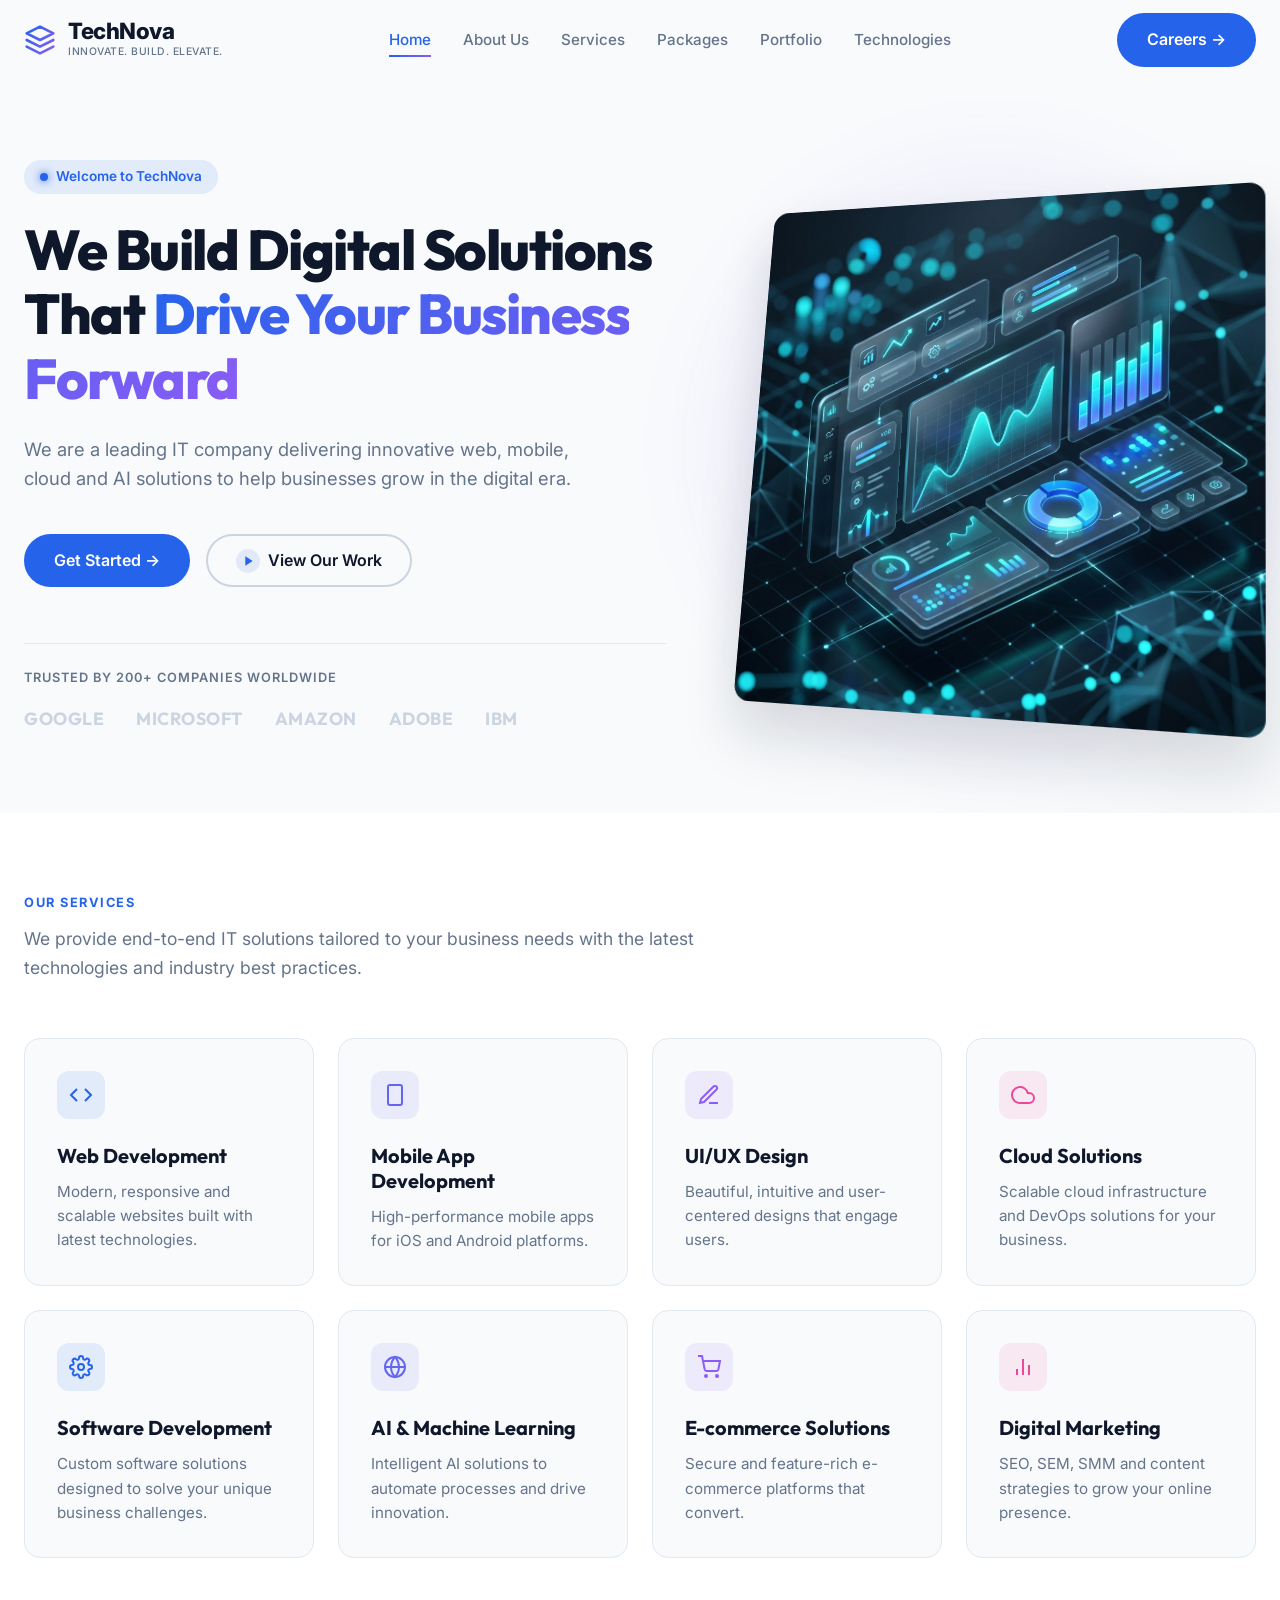
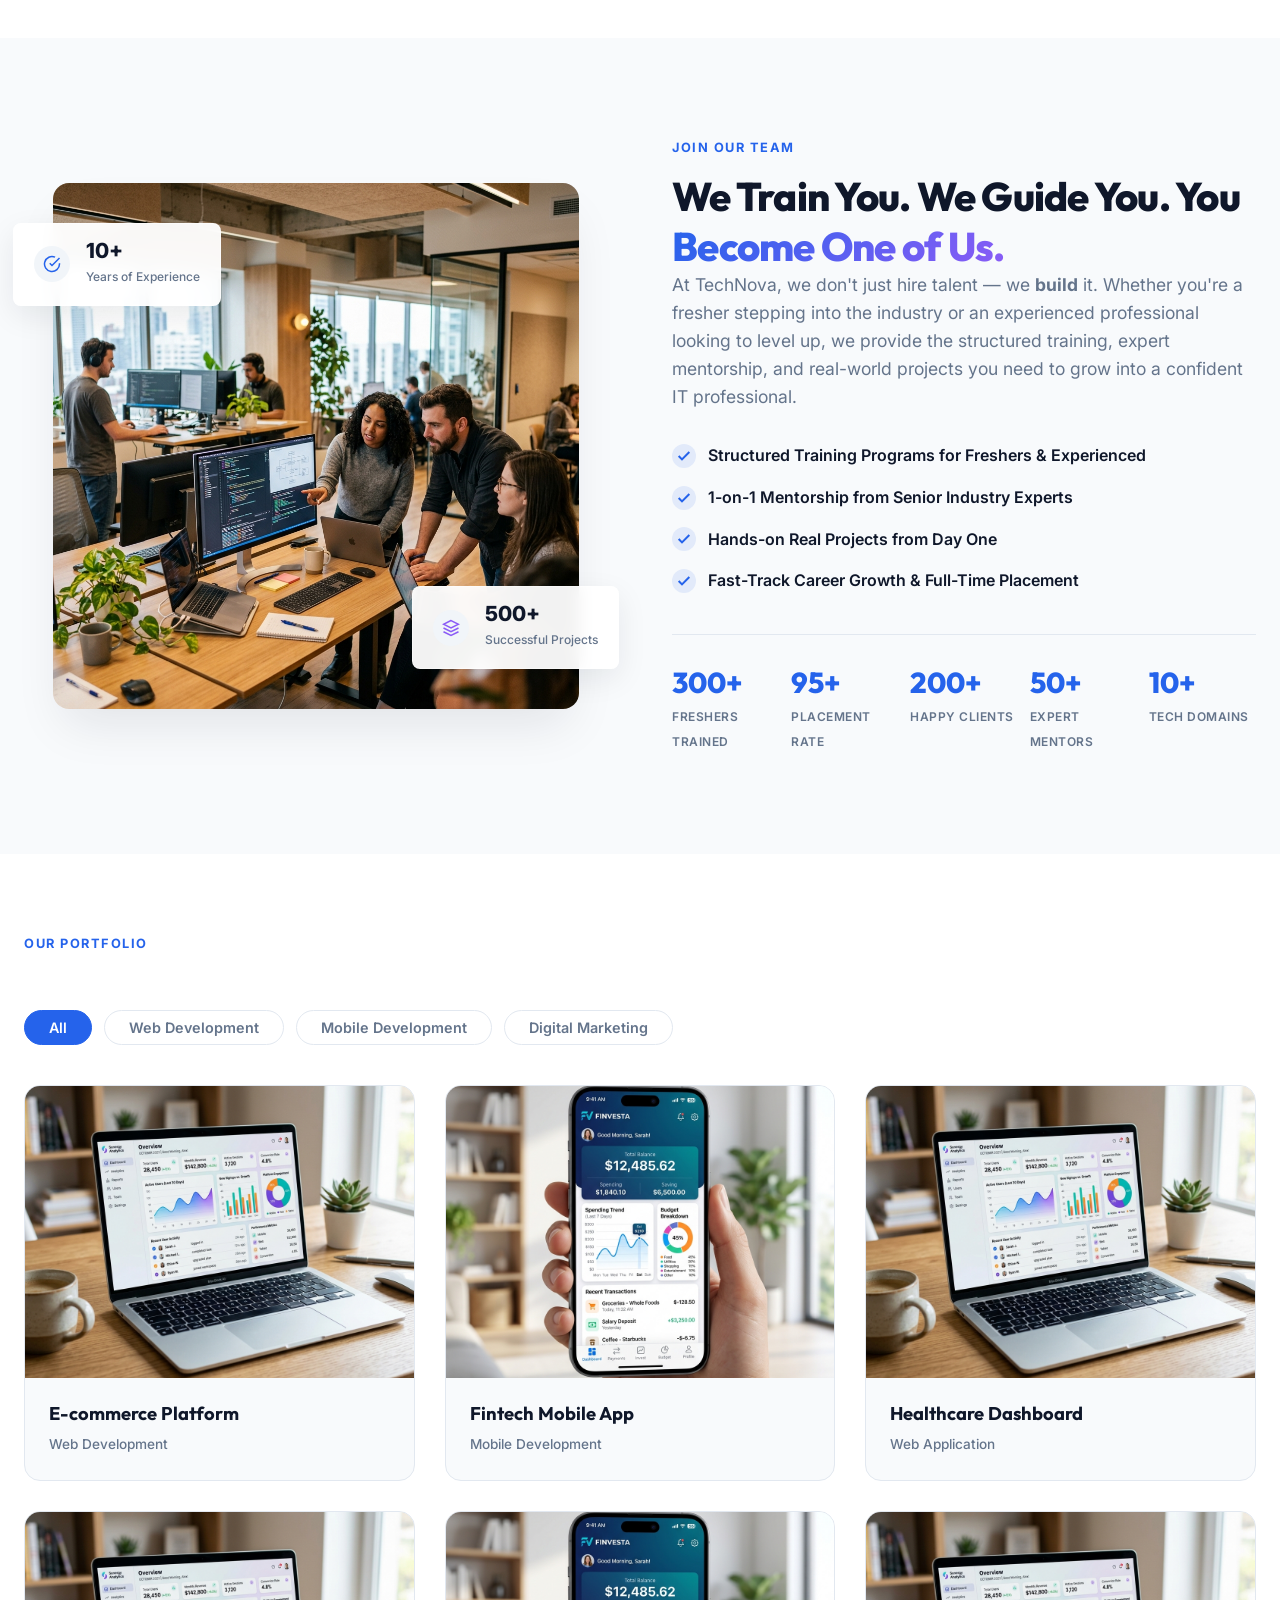
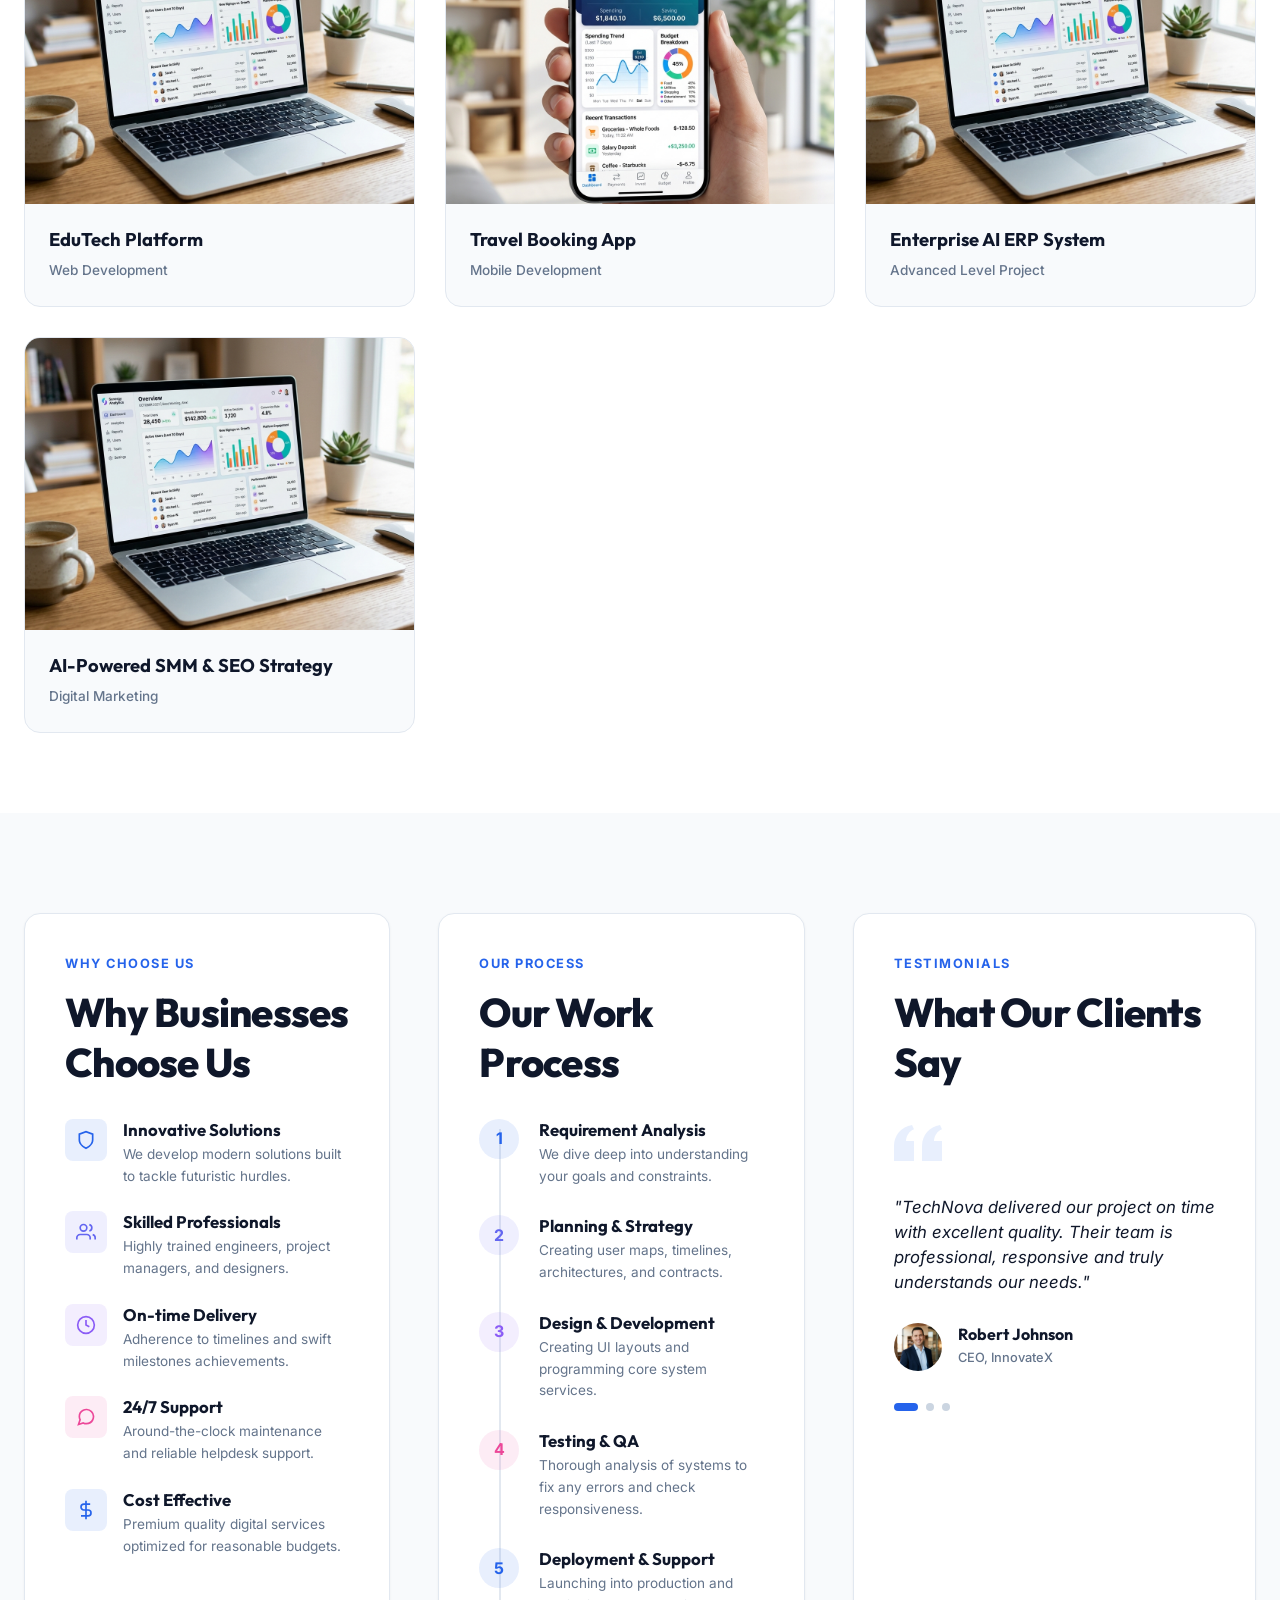
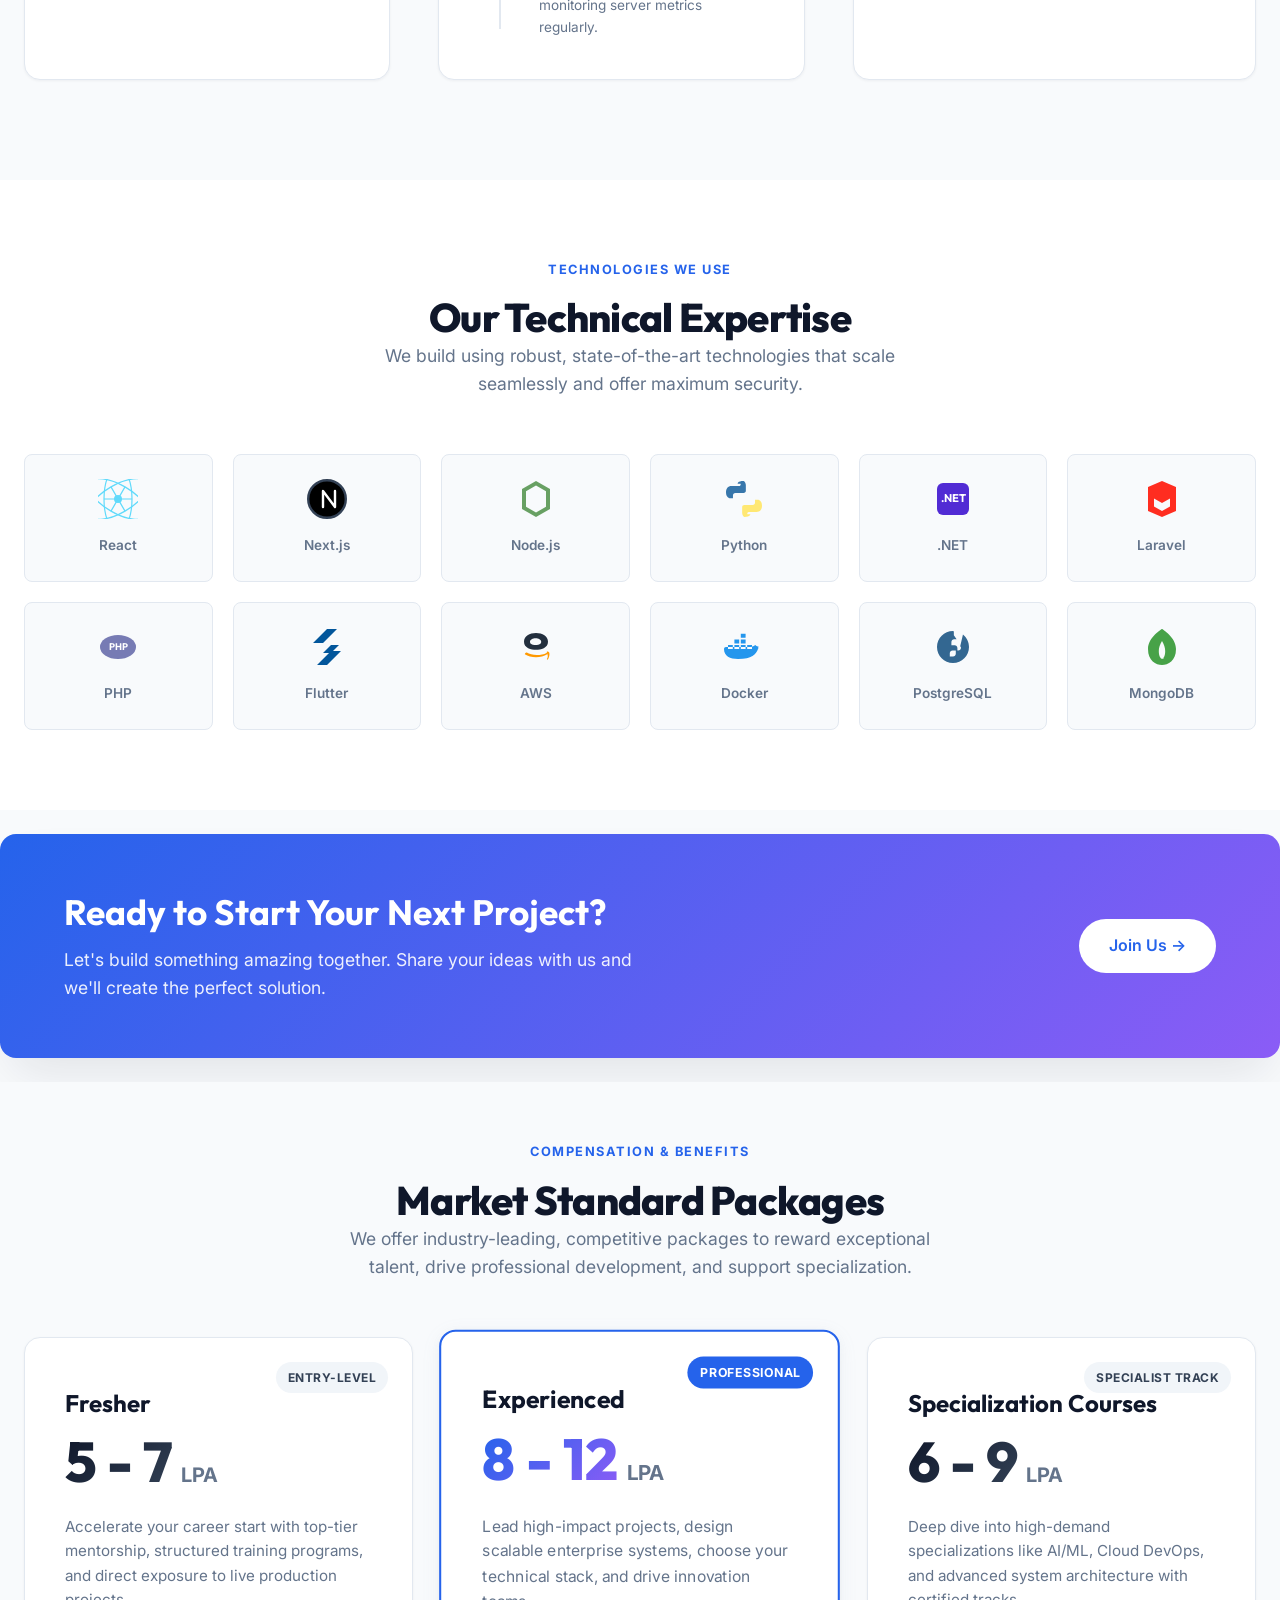
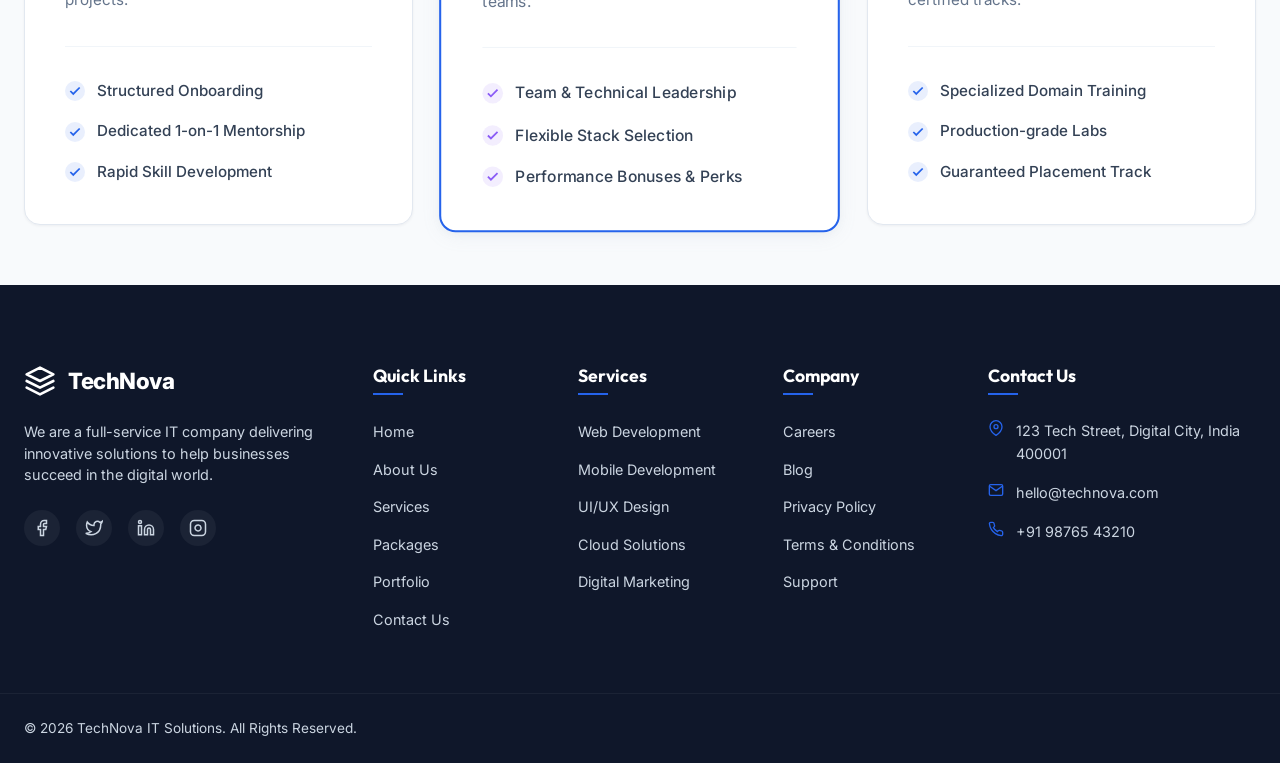
<file: index.html>
<!DOCTYPE html>
<html lang="en">

<head>
    <meta charset="UTF-8">
    <meta name="viewport" content="width=device-width, initial-scale=1.0">
    <meta name="description"
        content="TechNova - Leading IT solutions provider delivering cutting-edge web development, mobile apps, cloud computing, and AI solutions to drive business forward.">
    <title>TechNova | Innovate. Build. Elevate.</title>

    <!-- Google Fonts -->
    <link rel="preconnect" href="https://fonts.googleapis.com">
    <link rel="preconnect" href="https://fonts.gstatic.com" crossorigin>
    <link
        href="https://fonts.googleapis.com/css2?family=Inter:wght@300;400;500;600;700&family=Outfit:wght@400;500;600;700;800&display=swap"
        rel="stylesheet">

    <!-- Stylesheets -->
    <link rel="stylesheet" href="css/style.css">
</head>

<body>

    <!-- Header / Navigation -->
    <header id="header" class="site-header">
        <div class="container header-container">
            <a href="#home" class="logo" id="header-logo">
                <div class="logo-icon">
                    <svg viewBox="0 0 24 24" width="32" height="32">
                        <defs>
                            <linearGradient id="logo-grad" x1="0%" y1="0%" x2="100%" y2="100%">
                                <stop offset="0%" stop-color="#2563EB" />
                                <stop offset="100%" stop-color="#8B5CF6" />
                            </linearGradient>
                        </defs>
                        <path d="M12 2L2 7l10 5 10-5-10-5zM2 17l10 5 10-5M2 12l10 5 10-5" fill="none"
                            stroke="url(#logo-grad)" stroke-width="2" stroke-linecap="round" stroke-linejoin="round" />
                    </svg>
                </div>
                <div class="logo-text">
                    <span class="brand-name">TechNova</span>
                    <span class="brand-tagline">Innovate. Build. Elevate.</span>
                </div>
            </a>

            <button class="mobile-nav-toggle" aria-controls="primary-navigation" aria-expanded="false" id="menu-toggle">
                <span class="sr-only">Menu</span>
                <div class="hamburger">
                    <span></span>
                    <span></span>
                    <span></span>
                </div>
            </button>

            <nav class="primary-navigation" id="primary-navigation">
                <ul class="nav-list">
                    <li><a href="#home" class="nav-link active">Home</a></li>
                    <li><a href="#about" class="nav-link">About Us</a></li>
                    <li><a href="#services" class="nav-link">Services</a></li>
                    <li><a href="#packages" class="nav-link">Packages</a></li>
                    <li><a href="#portfolio" class="nav-link">Portfolio</a></li>
                    <li><a href="#technologies" class="nav-link">Technologies</a></li>
                </ul>
            </nav>

            <div class="header-actions">
                <a href="#careers" class="btn btn-primary open-modal-btn" id="nav-cta-btn">Careers &rarr;</a>
            </div>
        </div>
    </header>

    <!-- Main Content -->
    <main>

        <!-- Hero Section -->
        <section id="home" class="hero-section">
            <div class="container hero-container">
                <div class="hero-content">
                    <div class="welcome-badge">
                        <span class="badge-dot"></span>
                        Welcome to TechNova
                    </div>
                    <h1 class="hero-title">We Build Digital Solutions That <span class="text-gradient">Drive Your
                            Business Forward</span></h1>
                    <p class="hero-subtitle">We are a leading IT company delivering innovative web, mobile, cloud and AI
                        solutions to help businesses grow in the digital era.</p>

                    <div class="hero-buttons">
                        <a href="#quote-modal" class="btn btn-primary open-modal-btn" id="hero-primary-btn">Get Started
                            &rarr;</a>
                        <a href="#portfolio" class="btn btn-outline" id="hero-secondary-btn">
                            <span class="play-icon-container">
                                <svg viewBox="0 0 24 24" width="16" height="16" fill="currentColor">
                                    <path d="M8 5v14l11-7z" />
                                </svg>
                            </span>
                            View Our Work
                        </a>
                    </div>

                    <div class="hero-trust">
                        <p class="trust-title">Trusted by 200+ companies worldwide</p>
                        <div class="trust-logos">
                            <!-- Logo items (grayscale styling via CSS) -->
                            <div class="partner-logo"><span>Google</span></div>
                            <div class="partner-logo"><span>Microsoft</span></div>
                            <div class="partner-logo"><span>amazon</span></div>
                            <div class="partner-logo"><span>Adobe</span></div>
                            <div class="partner-logo"><span>IBM</span></div>
                        </div>
                    </div>
                </div>

                <div class="hero-visual">
                    <div class="blob-bg"></div>
                    <div class="dashboard-mockup-wrapper">
                        <img src="images/hero-dashboard.png"
                            alt="TechNova IT Interactive 3D Analytical Dashboard Mockup" class="dashboard-mockup-img">
                    </div>
                </div>
            </div>
        </section>

        <!-- Services Section -->
        <section id="services" class="services-section">
            <div class="container">
                <div class="section-header">
                    <div class="section-tag">OUR SERVICES</div>

                    <p class="section-description">We provide end-to-end IT solutions tailored to your business needs
                        with the latest technologies and industry best practices.</p>
                </div>

                <div class="services-grid">
                    <!-- Card 1 -->
                    <div class="service-card">
                        <div class="service-icon-box card-blue">
                            <svg viewBox="0 0 24 24" width="24" height="24" stroke="currentColor" stroke-width="2"
                                fill="none">
                                <polyline points="16 18 22 12 16 6"></polyline>
                                <polyline points="8 6 2 12 8 18"></polyline>
                            </svg>
                        </div>
                        <h3 class="service-card-title">Web Development</h3>
                        <p class="service-card-desc">Modern, responsive and scalable websites built with latest
                            technologies.</p>
                    </div>

                    <!-- Card 2 -->
                    <div class="service-card">
                        <div class="service-icon-box card-indigo">
                            <svg viewBox="0 0 24 24" width="24" height="24" stroke="currentColor" stroke-width="2"
                                fill="none">
                                <rect x="5" y="2" width="14" height="20" rx="2" ry="2"></rect>
                                <line x1="12" y1="18" x2="12.01" y2="18"></line>
                            </svg>
                        </div>
                        <h3 class="service-card-title">Mobile App Development</h3>
                        <p class="service-card-desc">High-performance mobile apps for iOS and Android platforms.</p>
                    </div>

                    <!-- Card 3 -->
                    <div class="service-card">
                        <div class="service-icon-box card-purple">
                            <svg viewBox="0 0 24 24" width="24" height="24" stroke="currentColor" stroke-width="2"
                                fill="none">
                                <path d="M12 20h9"></path>
                                <path d="M16.5 3.5a2.121 2.121 0 0 1 3 3L7 19l-4 1 1-4L16.5 3.5z"></path>
                            </svg>
                        </div>
                        <h3 class="service-card-title">UI/UX Design</h3>
                        <p class="service-card-desc">Beautiful, intuitive and user-centered designs that engage users.
                        </p>
                    </div>

                    <!-- Card 4 -->
                    <div class="service-card">
                        <div class="service-icon-box card-pink">
                            <svg viewBox="0 0 24 24" width="24" height="24" stroke="currentColor" stroke-width="2"
                                fill="none">
                                <path d="M18 10h-1.26A8 8 0 1 0 9 20h9a5 5 0 0 0 0-10z"></path>
                            </svg>
                        </div>
                        <h3 class="service-card-title">Cloud Solutions</h3>
                        <p class="service-card-desc">Scalable cloud infrastructure and DevOps solutions for your
                            business.</p>
                    </div>

                    <!-- Card 5 -->
                    <div class="service-card">
                        <div class="service-icon-box card-blue">
                            <svg viewBox="0 0 24 24" width="24" height="24" stroke="currentColor" stroke-width="2"
                                fill="none">
                                <circle cx="12" cy="12" r="3"></circle>
                                <path
                                    d="M19.4 15a1.65 1.65 0 0 0 .33 1.82l.06.06a2 2 0 1 1-2.83 2.83l-.06-.06a1.65 1.65 0 0 0-1.82-.33 1.65 1.65 0 0 0-1 1.51V21a2 2 0 0 1-4 0v-.09A1.65 1.65 0 0 0 9 19.4a1.65 1.65 0 0 0-1.82.33l-.06.06a2 2 0 1 1-2.83-2.83l.06-.06a1.65 1.65 0 0 0 .33-1.82 1.65 1.65 0 0 0-1.51-1H3a2 2 0 0 1 0-4h.09A1.65 1.65 0 0 0 4.6 9a1.65 1.65 0 0 0-.33-1.82l-.06-.06a2 2 0 1 1 2.83-2.83l.06.06a1.65 1.65 0 0 0 1.82.33H9a1.65 1.65 0 0 0 1-1.51V3a2 2 0 0 1 4 0v.09a1.65 1.65 0 0 0 1 1.51 1.65 1.65 0 0 0 1.82-.33l.06-.06a2 2 0 1 1 2.83 2.83l-.06.06a1.65 1.65 0 0 0-.33 1.82V9a1.65 1.65 0 0 0 1.51 1H21a2 2 0 0 1 0 4h-.09a1.65 1.65 0 0 0-1.51 1z">
                                </path>
                            </svg>
                        </div>
                        <h3 class="service-card-title">Software Development</h3>
                        <p class="service-card-desc">Custom software solutions designed to solve your unique business
                            challenges.</p>
                    </div>

                    <!-- Card 6 -->
                    <div class="service-card">
                        <div class="service-icon-box card-indigo">
                            <svg viewBox="0 0 24 24" width="24" height="24" stroke="currentColor" stroke-width="2"
                                fill="none">
                                <circle cx="12" cy="12" r="10"></circle>
                                <path
                                    d="M12 2a15.3 15.3 0 0 1 4 10 15.3 15.3 0 0 1-4 10 15.3 15.3 0 0 1-4-10 15.3 15.3 0 0 1 4-10z">
                                </path>
                                <path d="M2 12h20"></path>
                            </svg>
                        </div>
                        <h3 class="service-card-title">AI & Machine Learning</h3>
                        <p class="service-card-desc">Intelligent AI solutions to automate processes and drive
                            innovation.</p>
                    </div>

                    <!-- Card 7 -->
                    <div class="service-card">
                        <div class="service-icon-box card-purple">
                            <svg viewBox="0 0 24 24" width="24" height="24" stroke="currentColor" stroke-width="2"
                                fill="none">
                                <circle cx="9" cy="21" r="1"></circle>
                                <circle cx="20" cy="21" r="1"></circle>
                                <path d="M1 1h4l2.68 13.39a2 2 0 0 0 2 1.61h9.72a2 2 0 0 0 2-1.61L23 6H6"></path>
                            </svg>
                        </div>
                        <h3 class="service-card-title">E-commerce Solutions</h3>
                        <p class="service-card-desc">Secure and feature-rich e-commerce platforms that convert.</p>
                    </div>

                    <!-- Card 8 -->
                    <div class="service-card">
                        <div class="service-icon-box card-pink">
                            <svg viewBox="0 0 24 24" width="24" height="24" stroke="currentColor" stroke-width="2"
                                fill="none">
                                <line x1="18" y1="20" x2="18" y2="10"></line>
                                <line x1="12" y1="20" x2="12" y2="4"></line>
                                <line x1="6" y1="20" x2="6" y2="14"></line>
                            </svg>
                        </div>
                        <h3 class="service-card-title">Digital Marketing</h3>
                        <p class="service-card-desc">SEO, SEM, SMM and content strategies to grow your online presence.
                        </p>
                    </div>
                </div>
            </div>
        </section>

        <!-- About Us Section -->
        <section id="about" class="about-section">
            <div class="container about-grid">
                <!-- Collage / Left Side -->
                <div class="about-visual">
                    <div class="about-image-wrapper">
                        <img src="images/about-office.png"
                            alt="TechNova software team collaborating in a creative office space"
                            class="about-img-main">

                        <!-- Floating Badge 1 -->
                        <div class="floating-badge badge-experience">
                            <div class="badge-icon-circle">
                                <svg viewBox="0 0 24 24" width="18" height="18" stroke="#2563EB" stroke-width="2"
                                    fill="none">
                                    <path d="M22 11.08V12a10 10 0 1 1-5.93-9.14"></path>
                                    <polyline points="22 4 12 14.01 9 11.01"></polyline>
                                </svg>
                            </div>
                            <div>
                                <span class="badge-num">10+</span>
                                <span class="badge-lbl">Years of Experience</span>
                            </div>
                        </div>

                        <!-- Floating Badge 2 -->
                        <div class="floating-badge badge-projects">
                            <div class="badge-icon-circle">
                                <svg viewBox="0 0 24 24" width="18" height="18" stroke="#8B5CF6" stroke-width="2"
                                    fill="none">
                                    <polygon points="12 2 2 7 12 12 22 7 12 2V2z"></polygon>
                                    <polyline points="2 17 12 22 22 17"></polyline>
                                    <polyline points="2 12 12 17 22 12"></polyline>
                                </svg>
                            </div>
                            <div>
                                <span class="badge-num">500+</span>
                                <span class="badge-lbl">Successful Projects</span>
                            </div>
                        </div>
                    </div>
                </div>

                <!-- Content / Right Side -->
                <div class="about-content">
                    <div class="section-tag">JOIN OUR TEAM</div>
                    <h2 class="section-title">We Train You. We Guide You. You <span class="text-gradient">Become One of
                            Us.</span></h2>
                    <p class="about-desc">At TechNova, we don't just hire talent — we <strong>build</strong> it. Whether
                        you're a fresher stepping into the industry or an experienced professional looking to level up,
                        we provide the structured training, expert mentorship, and real-world projects you need to grow
                        into a confident IT professional.</p>

                    <ul class="about-points">
                        <li>
                            <span class="check-icon">
                                <svg viewBox="0 0 24 24" width="16" height="16" stroke="currentColor" stroke-width="3"
                                    fill="none">
                                    <polyline points="20 6 9 17 4 12"></polyline>
                                </svg>
                            </span>
                            Structured Training Programs for Freshers & Experienced
                        </li>
                        <li>
                            <span class="check-icon">
                                <svg viewBox="0 0 24 24" width="16" height="16" stroke="currentColor" stroke-width="3"
                                    fill="none">
                                    <polyline points="20 6 9 17 4 12"></polyline>
                                </svg>
                            </span>
                            1-on-1 Mentorship from Senior Industry Experts
                        </li>
                        <li>
                            <span class="check-icon">
                                <svg viewBox="0 0 24 24" width="16" height="16" stroke="currentColor" stroke-width="3"
                                    fill="none">
                                    <polyline points="20 6 9 17 4 12"></polyline>
                                </svg>
                            </span>
                            Hands-on Real Projects from Day One
                        </li>
                        <li>
                            <span class="check-icon">
                                <svg viewBox="0 0 24 24" width="16" height="16" stroke="currentColor" stroke-width="3"
                                    fill="none">
                                    <polyline points="20 6 9 17 4 12"></polyline>
                                </svg>
                            </span>
                            Fast-Track Career Growth & Full-Time Placement
                        </li>
                    </ul>

                    <div class="stats-row stats-row-5">
                        <div class="stat-card">
                            <span class="stat-num" data-val="300">300+</span>
                            <span class="stat-label">Freshers Trained</span>
                        </div>
                        <div class="stat-card">
                            <span class="stat-num" data-val="95">95%</span>
                            <span class="stat-label">Placement Rate</span>
                        </div>
                        <div class="stat-card">
                            <span class="stat-num" data-val="200">200+</span>
                            <span class="stat-label">Happy Clients</span>
                        </div>
                        <div class="stat-card">
                            <span class="stat-num" data-val="50">50+</span>
                            <span class="stat-label">Expert Mentors</span>
                        </div>
                        <div class="stat-card">
                            <span class="stat-num" data-val="10">10+</span>
                            <span class="stat-label">Tech Domains</span>
                        </div>
                    </div>
                </div>
            </div>
        </section>



        <!-- Portfolio Section -->
        <section id="portfolio" class="portfolio-section">
            <div class="container">
                <div class="section-header">
                    <div class="section-tag">OUR PORTFOLIO</div>
                </div>

                <!-- Filters -->
                <div class="portfolio-filters" id="portfolio-filters">
                    <button class="filter-btn active" data-filter="all">All</button>
                    <button class="filter-btn" data-filter="web">Web Development</button>
                    <button class="filter-btn" data-filter="mobile">Mobile Development</button>
                    <button class="filter-btn" data-filter="marketing">Digital Marketing</button>
                </div>

                <!-- Showcase Grid -->
                <div class="portfolio-grid" id="portfolio-grid">
                    <!-- Project 1 -->
                    <div class="portfolio-card" data-category="web">
                        <div class="portfolio-img-box">
                            <img src="images/portfolio-dashboard.png"
                                alt="TechNova E-commerce Platform dashboard design">
                            <div class="portfolio-overlay">
                                <span class="portfolio-view-btn">View Details</span>
                            </div>
                        </div>
                        <div class="portfolio-info">
                            <h3 class="portfolio-card-title">E-commerce Platform</h3>
                            <span class="portfolio-card-cat">Web Development</span>
                        </div>
                    </div>

                    <!-- Project 2 -->
                    <div class="portfolio-card" data-category="mobile">
                        <div class="portfolio-img-box">
                            <img src="images/portfolio-mobile.png" alt="TechNova Fintech mobile application UI design">
                            <div class="portfolio-overlay">
                                <span class="portfolio-view-btn">View Details</span>
                            </div>
                        </div>
                        <div class="portfolio-info">
                            <h3 class="portfolio-card-title">Fintech Mobile App</h3>
                            <span class="portfolio-card-cat">Mobile Development</span>
                        </div>
                    </div>

                    <!-- Project 3 -->
                    <div class="portfolio-card" data-category="web">
                        <div class="portfolio-img-box">
                            <img src="images/portfolio-dashboard.png" alt="TechNova Healthcare Analytics Dashboard">
                            <div class="portfolio-overlay">
                                <span class="portfolio-view-btn">View Details</span>
                            </div>
                        </div>
                        <div class="portfolio-info">
                            <h3 class="portfolio-card-title">Healthcare Dashboard</h3>
                            <span class="portfolio-card-cat">Web Application</span>
                        </div>
                    </div>

                    <!-- Project 4 -->
                    <div class="portfolio-card" data-category="web">
                        <div class="portfolio-img-box">
                            <img src="images/portfolio-dashboard.png"
                                alt="TechNova EduTech online learning platform design">
                            <div class="portfolio-overlay">
                                <span class="portfolio-view-btn">View Details</span>
                            </div>
                        </div>
                        <div class="portfolio-info">
                            <h3 class="portfolio-card-title">EduTech Platform</h3>
                            <span class="portfolio-card-cat">Web Development</span>
                        </div>
                    </div>

                    <!-- Project 5 -->
                    <div class="portfolio-card" data-category="mobile">
                        <div class="portfolio-img-box">
                            <img src="images/portfolio-mobile.png" alt="TechNova Travel Booking smart phone UI design">
                            <div class="portfolio-overlay">
                                <span class="portfolio-view-btn">View Details</span>
                            </div>
                        </div>
                        <div class="portfolio-info">
                            <h3 class="portfolio-card-title">Travel Booking App</h3>
                            <span class="portfolio-card-cat">Mobile Development</span>
                        </div>
                    </div>

                    <!-- Project 6 (Advanced Level Project) -->
                    <div class="portfolio-card" data-category="web">
                        <div class="portfolio-img-box">
                            <img src="images/portfolio-dashboard.png"
                                alt="TechNova Advanced Enterprise AI ERP System Dashboard">
                            <div class="portfolio-overlay">
                                <span class="portfolio-view-btn">View Details</span>
                            </div>
                        </div>
                        <div class="portfolio-info">
                            <h3 class="portfolio-card-title">Enterprise AI ERP System</h3>
                            <span class="portfolio-card-cat">Advanced Level Project</span>
                        </div>
                    </div>

                    <!-- Project 7 (Digital Marketing & Campaign Handling) -->
                    <div class="portfolio-card" data-category="marketing">
                        <div class="portfolio-img-box">
                            <img src="images/portfolio-dashboard.png"
                                alt="TechNova Global Marketing Campaign Analytics dashboard">
                            <div class="portfolio-overlay">
                                <span class="portfolio-view-btn">View Details</span>
                            </div>
                        </div>
                        <div class="portfolio-info">
                            <h3 class="portfolio-card-title">AI-Powered SMM & SEO Strategy</h3>
                            <span class="portfolio-card-cat">Digital Marketing</span>
                        </div>
                    </div>
                </div>
            </div>
        </section>

        <!-- Columns Section: Why Choose Us, Our Process, Testimonials -->
        <section id="details-section" class="details-section">
            <div class="container details-grid">

                <!-- Column 1: Why Choose Us -->
                <div class="detail-column why-choose-us-col">
                    <div class="section-tag">WHY CHOOSE US</div>
                    <h2 class="section-title">Why Businesses Choose Us</h2>

                    <ul class="why-us-list">
                        <li>
                            <div class="why-us-icon card-blue">
                                <svg viewBox="0 0 24 24" width="20" height="20" stroke="currentColor" stroke-width="2"
                                    fill="none">
                                    <path d="M12 22s8-4 8-10V5l-8-3-8 3v7c0 6 8 10 8 10z"></path>
                                </svg>
                            </div>
                            <div class="why-us-text">
                                <h4>Innovative Solutions</h4>
                                <p>We develop modern solutions built to tackle futuristic hurdles.</p>
                            </div>
                        </li>
                        <li>
                            <div class="why-us-icon card-indigo">
                                <svg viewBox="0 0 24 24" width="20" height="20" stroke="currentColor" stroke-width="2"
                                    fill="none">
                                    <path d="M17 21v-2a4 4 0 0 0-4-4H5a4 4 0 0 0-4 4v2"></path>
                                    <circle cx="9" cy="7" r="4"></circle>
                                    <path d="M23 21v-2a4 4 0 0 0-3-3.87"></path>
                                    <path d="M16 3.13a4 4 0 0 1 0 7.75"></path>
                                </svg>
                            </div>
                            <div class="why-us-text">
                                <h4>Skilled Professionals</h4>
                                <p>Highly trained engineers, project managers, and designers.</p>
                            </div>
                        </li>
                        <li>
                            <div class="why-us-icon card-purple">
                                <svg viewBox="0 0 24 24" width="20" height="20" stroke="currentColor" stroke-width="2"
                                    fill="none">
                                    <circle cx="12" cy="12" r="10"></circle>
                                    <polyline points="12 6 12 12 16 14"></polyline>
                                </svg>
                            </div>
                            <div class="why-us-text">
                                <h4>On-time Delivery</h4>
                                <p>Adherence to timelines and swift milestones achievements.</p>
                            </div>
                        </li>
                        <li>
                            <div class="why-us-icon card-pink">
                                <svg viewBox="0 0 24 24" width="20" height="20" stroke="currentColor" stroke-width="2"
                                    fill="none">
                                    <path
                                        d="M21 11.5a8.38 8.38 0 0 1-.9 3.8 8.5 8.5 0 0 1-7.6 4.7 8.38 8.38 0 0 1-3.8-.9L3 21l1.9-5.7a8.38 8.38 0 0 1-.9-3.8 8.5 8.5 0 0 1 4.7-7.6 8.38 8.38 0 0 1 3.8-.9h.5a8.48 8.48 0 0 1 8 8v.5z">
                                    </path>
                                </svg>
                            </div>
                            <div class="why-us-text">
                                <h4>24/7 Support</h4>
                                <p>Around-the-clock maintenance and reliable helpdesk support.</p>
                            </div>
                        </li>
                        <li>
                            <div class="why-us-icon card-blue">
                                <svg viewBox="0 0 24 24" width="20" height="20" stroke="currentColor" stroke-width="2"
                                    fill="none">
                                    <line x1="12" y1="1" x2="12" y2="23"></line>
                                    <path d="M17 5H9.5a3.5 3.5 0 0 0 0 7h5a3.5 3.5 0 0 1 0 7H6"></path>
                                </svg>
                            </div>
                            <div class="why-us-text">
                                <h4>Cost Effective</h4>
                                <p>Premium quality digital services optimized for reasonable budgets.</p>
                            </div>
                        </li>
                    </ul>
                </div>

                <!-- Column 2: Our Work Process -->
                <div class="detail-column process-col">
                    <div class="section-tag">OUR PROCESS</div>
                    <h2 class="section-title">Our Work Process</h2>

                    <div class="process-flow">
                        <!-- Step 1 -->
                        <div class="process-step">
                            <div class="step-badge card-blue">1</div>
                            <div class="step-details">
                                <h5>Requirement Analysis</h5>
                                <p>We dive deep into understanding your goals and constraints.</p>
                            </div>
                        </div>

                        <!-- Step 2 -->
                        <div class="process-step">
                            <div class="step-badge card-indigo">2</div>
                            <div class="step-details">
                                <h5>Planning & Strategy</h5>
                                <p>Creating user maps, timelines, architectures, and contracts.</p>
                            </div>
                        </div>

                        <!-- Step 3 -->
                        <div class="process-step">
                            <div class="step-badge card-purple">3</div>
                            <div class="step-details">
                                <h5>Design & Development</h5>
                                <p>Creating UI layouts and programming core system services.</p>
                            </div>
                        </div>

                        <!-- Step 4 -->
                        <div class="process-step">
                            <div class="step-badge card-pink">4</div>
                            <div class="step-details">
                                <h5>Testing & QA</h5>
                                <p>Thorough analysis of systems to fix any errors and check responsiveness.</p>
                            </div>
                        </div>

                        <!-- Step 5 -->
                        <div class="process-step">
                            <div class="step-badge card-blue">5</div>
                            <div class="step-details">
                                <h5>Deployment & Support</h5>
                                <p>Launching into production and monitoring server metrics regularly.</p>
                            </div>
                        </div>
                    </div>
                </div>

                <!-- Column 3: Testimonials -->
                <div class="detail-column testimonial-col">
                    <div class="section-tag">TESTIMONIALS</div>
                    <h2 class="section-title">What Our Clients Say</h2>

                    <div class="testimonial-slider-container">
                        <!-- Testimonial Slider Wrapper -->
                        <div class="testimonial-slider" id="testimonial-slider">

                            <!-- Slide 1 -->
                            <div class="testimonial-slide active">
                                <div class="quote-icon">
                                    <svg viewBox="0 0 24 24" width="48" height="48" fill="rgba(37, 99, 235, 0.1)">
                                        <path
                                            d="M14.017 21v-7.391c0-5.704 3.731-9.57 8.983-10.609l.995 2.151c-2.432.917-3.995 3.638-3.995 5.849h4v10h-9.983zm-14.017 0v-7.391c0-5.704 3.748-9.57 9-10.609l.996 2.151c-2.433.917-3.996 3.638-3.996 5.849h3.983v10h-9.983z" />
                                    </svg>
                                </div>
                                <p class="quote-text">"TechNova delivered our project on time with excellent quality.
                                    Their team is professional, responsive and truly understands our needs."</p>
                                <div class="client-info">
                                    <img src="images/client-robert.png" alt="Robert Johnson CEO InnovateX Portrait"
                                        class="client-avatar">
                                    <div>
                                        <h5 class="client-name">Robert Johnson</h5>
                                        <span class="client-role">CEO, InnovateX</span>
                                    </div>
                                </div>
                            </div>

                            <!-- Slide 2 -->
                            <div class="testimonial-slide">
                                <div class="quote-icon">
                                    <svg viewBox="0 0 24 24" width="48" height="48" fill="rgba(37, 99, 235, 0.1)">
                                        <path
                                            d="M14.017 21v-7.391c0-5.704 3.731-9.57 8.983-10.609l.995 2.151c-2.432.917-3.995 3.638-3.995 5.849h4v10h-9.983zm-14.017 0v-7.391c0-5.704 3.748-9.57 9-10.609l.996 2.151c-2.433.917-3.996 3.638-3.996 5.849h3.983v10h-9.983z" />
                                    </svg>
                                </div>
                                <p class="quote-text">"Their custom software solution completely transformed our
                                    database processing speed. Exceptional developers and communication throughout the
                                    project."</p>
                                <div class="client-info">
                                    <img src="images/client-robert.png" alt="Sarah Jenkins COO NexusHealth Portrait"
                                        class="client-avatar filter-hue">
                                    <div>
                                        <h5 class="client-name">Sarah Jenkins</h5>
                                        <span class="client-role">COO, NexusHealth</span>
                                    </div>
                                </div>
                            </div>

                            <!-- Slide 3 -->
                            <div class="testimonial-slide">
                                <div class="quote-icon">
                                    <svg viewBox="0 0 24 24" width="48" height="48" fill="rgba(37, 99, 235, 0.1)">
                                        <path
                                            d="M14.017 21v-7.391c0-5.704 3.731-9.57 8.983-10.609l.995 2.151c-2.432.917-3.995 3.638-3.995 5.849h4v10h-9.983zm-14.017 0v-7.391c0-5.704 3.748-9.57 9-10.609l.996 2.151c-2.433.917-3.996 3.638-3.996 5.849h3.983v10h-9.983z" />
                                    </svg>
                                </div>
                                <p class="quote-text">"The cloud architecture TechNova set up optimized our AWS costs by
                                    40% while doubling application speed. Strongly recommend their DevOps services."</p>
                                <div class="client-info">
                                    <img src="images/client-robert.png" alt="Michael Chen CTO EduVerse Portrait"
                                        class="client-avatar filter-contrast">
                                    <div>
                                        <h5 class="client-name">Michael Chen</h5>
                                        <span class="client-role">CTO, EduVerse</span>
                                    </div>
                                </div>
                            </div>
                        </div>

                        <!-- Slider Dots -->
                        <div class="slider-dots" id="slider-dots">
                            <span class="dot active" data-slide="0"></span>
                            <span class="dot" data-slide="1"></span>
                            <span class="dot" data-slide="2"></span>
                        </div>
                    </div>
                </div>

            </div>
        </section>

        <!-- Technologies Section -->
        <section id="technologies" class="tech-section">
            <div class="container">
                <div class="section-header text-center">
                    <div class="section-tag">TECHNOLOGIES WE USE</div>
                    <h2 class="section-title">Our Technical Expertise</h2>
                    <p class="section-description centered">We build using robust, state-of-the-art technologies that
                        scale seamlessly and offer maximum security.</p>
                </div>

                <div class="tech-grid">
                    <!-- React -->
                    <div class="tech-card">
                        <div class="tech-icon"><svg viewBox="0 0 100 100" width="40" height="40">
                                <circle cx="50" cy="50" r="10" fill="#61DAFB" />
                                <path d="M50 15 50 85 M50 15 A35 15 0 0 1 50 85 A35 15 0 0 1 50 15" stroke="#61DAFB"
                                    stroke-width="3" fill="none" transform="rotate(30 50 50)" />
                                <path d="M50 15 50 85 M50 15 A35 15 0 0 1 50 85 A35 15 0 0 1 50 15" stroke="#61DAFB"
                                    stroke-width="3" fill="none" transform="rotate(90 50 50)" />
                                <path d="M50 15 50 85 M50 15 A35 15 0 0 1 50 85 A35 15 0 0 1 50 15" stroke="#61DAFB"
                                    stroke-width="3" fill="none" transform="rotate(150 50 50)" />
                            </svg></div>
                        <span class="tech-name">React</span>
                    </div>
                    <!-- Next.js -->
                    <div class="tech-card">
                        <div class="tech-icon"><svg viewBox="0 0 100 100" width="40" height="40" fill="none"
                                stroke="currentColor">
                                <circle cx="50" cy="50" r="47" stroke-width="6" fill="#000000" />
                                <path d="M40 70 V30 L70 70 V30" stroke="#FFFFFF" stroke-width="6" stroke-linecap="round"
                                    stroke-linejoin="round" />
                            </svg></div>
                        <span class="tech-name">Next.js</span>
                    </div>
                    <!-- Node.js -->
                    <div class="tech-card">
                        <div class="tech-icon"><svg viewBox="0 0 100 100" width="40" height="40" fill="#68A063">
                                <path
                                    d="M50 5L15 25v50l35 20 35-20V25L50 5zm25 64.3L50 83.5 25 69.3v-38.6L50 16.5l25 14.2v38.6z" />
                            </svg></div>
                        <span class="tech-name">Node.js</span>
                    </div>
                    <!-- Python -->
                    <div class="tech-card">
                        <div class="tech-icon"><svg viewBox="0 0 100 100" width="40" height="40">
                                <path
                                    d="M49 5c-15.6 0-14.7 6.8-14.7 6.8h7.4c0 0 .1.7 0 2.2 0 1.9-1.2 3.8-3.7 3.8H18.7c-9 0-13.7 6.8-13.7 15.6 0 8.8 4.3 15 11.2 15h6.2v-7.3c0-3.6 2.3-6.2 5.9-6.2H49c3.3 0 5.6-2.1 5.6-5.4V14.7c0-3.4-2.8-9.7-5.6-9.7z"
                                    fill="#3776AB" />
                                <path
                                    d="M51 95c15.6 0 14.7-6.8 14.7-6.8H58.3c0 0-.1-.7 0-2.2 0-1.9 1.2-3.8 3.7-3.8h19.3c9 0 13.7-6.8 13.7-15.6 0-8.8-4.3-15-11.2-15H77.6v7.3c0 3.6-2.3 6.2-5.9 6.2H51c-3.3 0-5.6 2.1-5.6 5.4v14.7c0 3.4 2.8 9.7 5.6 9.7z"
                                    fill="#FFE873" />
                            </svg></div>
                        <span class="tech-name">Python</span>
                    </div>
                    <!-- .NET -->
                    <div class="tech-card">
                        <div class="tech-icon"><svg viewBox="0 0 100 100" width="40" height="40" fill="#512BD4">
                                <rect x="10" y="10" width="80" height="80" rx="15" /><text x="50" y="58"
                                    font-family="'Outfit', sans-serif" font-weight="bold" font-size="28" fill="#FFFFFF"
                                    text-anchor="middle">.NET</text>
                            </svg></div>
                        <span class="tech-name">.NET</span>
                    </div>
                    <!-- Laravel -->
                    <div class="tech-card">
                        <div class="tech-icon"><svg viewBox="0 0 100 100" width="40" height="40" fill="#FF2D20">
                                <path
                                    d="M85 20L50 5 15 20v60l35 15 35-15V20zm-35 8.7L27.5 40 50 51.3 72.5 40 50 28.7zm-20 40V48.7L50 60v20l-20-11.3zm40 0L50 80V60l20-11.3v20z" />
                            </svg></div>
                        <span class="tech-name">Laravel</span>
                    </div>
                    <!-- PHP -->
                    <div class="tech-card">
                        <div class="tech-icon"><svg viewBox="0 0 100 100" width="40" height="40" fill="#777BB4">
                                <ellipse cx="50" cy="50" rx="45" ry="30" /><text x="50" y="58"
                                    font-family="'Outfit', sans-serif" font-weight="bold" font-size="24" fill="#FFFFFF"
                                    text-anchor="middle">PHP</text>
                            </svg></div>
                        <span class="tech-name">PHP</span>
                    </div>
                    <!-- Flutter -->
                    <div class="tech-card">
                        <div class="tech-icon"><svg viewBox="0 0 100 100" width="40" height="40" fill="#02569B">
                                <path d="M50 5L15 40h25l35-35H50zm0 90L85 60H60L25 95h25zM60 45L40 65h20l20-20H60z" />
                            </svg></div>
                        <span class="tech-name">Flutter</span>
                    </div>
                    <!-- AWS -->
                    <div class="tech-card">
                        <div class="tech-icon"><svg viewBox="0 0 100 100" width="40" height="40">
                                <path
                                    d="M50 15c-16 0-30 8-30 22 0 16 18 20 30 20s30-4 30-20c0-14-14-22-30-22zm-1 30c-10 0-14-3-14-8 0-6 7-9 14-9s14 3 14 9c0 5-4 8-14 8z"
                                    fill="#232F3E" />
                                <path d="M22 68c15 10 41 10 56 0 3-2 1-4-2-3-12 7-38 7-49-1-2-1-4.6 2-5 4z"
                                    fill="#FF9900" />
                                <path d="M78 61c-1 0-2 2-1 3 2 4 4 11 1 15-1 1-1 3 1 3 3-3 6-12 4-18-1-2-3-3-4-3z"
                                    fill="#FF9900" />
                            </svg></div>
                        <span class="tech-name">AWS</span>
                    </div>
                    <!-- Docker -->
                    <div class="tech-card">
                        <div class="tech-icon"><svg viewBox="0 0 100 100" width="40" height="40" fill="#2496ED">
                                <path
                                    d="M10 45h12v10H10zM26 45h12v10H26zM42 45h12v10H42zM58 45h12v10H58zM26 31h12v10H26zM42 31h12v10H42zM42 17h12v10H42zM90 50c-2 0-8-1-12-5-4 4-10 5-12 5H5c-3 0-5 2-5 5 0 18 15 25 35 25 35 0 45-12 50-25 2-2 1-5 0-5z" />
                            </svg></div>
                        <span class="tech-name">Docker</span>
                    </div>
                    <!-- PostgreSQL -->
                    <div class="tech-card">
                        <div class="tech-icon"><svg viewBox="0 0 100 100" width="40" height="40" fill="#336791">
                                <path
                                    d="M50 10C27.9 10 10 27.9 10 50s17.9 40 40 40 40-17.9 40-40c0-12.7-5.9-24-15.1-31.4L68 47.9c1.3.8 2 2.3 2 3.9 0 3.9-3.1 7-7 7h-6v8c0 3.9-3.1 7-7 7h-8v-8c0-3.9 3.1-7 7-7h12v-6c0-3.9-3.1-7-7-7h-8v-8c0-3.9 3.1-7 7-7h6l-6.9-10.3C52.7 10.1 51.4 10 50 10z" />
                            </svg></div>
                        <span class="tech-name">PostgreSQL</span>
                    </div>
                    <!-- MongoDB -->
                    <div class="tech-card">
                        <div class="tech-icon"><svg viewBox="0 0 100 100" width="40" height="40" fill="#47A248">
                                <path
                                    d="M50 5c0 0-35 20-35 50s20 40 35 40c15 0 35-10 35-40S50 5 50 5zm5 73c-2 2-6 2-8 0-4-4-5-12-5-18 0-8 3-17 8-25 5 8 8 17 8 25 0 6-1 14-5 18z" />
                            </svg></div>
                        <span class="tech-name">MongoDB</span>
                    </div>
                </div>
            </div>
        </section>

        <!-- CTA Callout Banner -->
        <section class="cta-banner-section">
            <div class="container cta-banner-container">
                <div class="cta-banner-content">
                    <h2 class="cta-banner-title">Ready to Start Your Next Project?</h2>
                    <p class="cta-banner-desc">Let's build something amazing together. Share your ideas with us and
                        we'll create the perfect solution.</p>
                </div>
                <div class="cta-banner-actions">
                    <a href="#careers" class="btn btn-white open-modal-btn" id="cta-banner-btn">Join Us &rarr;</a>
                </div>
            </div>
        </section>

    </main>

    <!-- Packages Section -->
    <section id="packages" class="packages-section">
        <div class="container">
            <div class="section-header text-center">
                <div class="section-tag">Compensation & Benefits</div>
                <h2 class="section-title">Market Standard Packages</h2>
                <p class="section-description centered">We offer industry-leading, competitive packages to reward
                    exceptional talent, drive professional development, and support specialization.</p>
            </div>

            <div class="packages-grid">
                <!-- Card 1: Fresher -->
                <div class="package-card">
                    <div class="package-badge">Entry-Level</div>
                    <h3 class="package-title">Fresher</h3>
                    <div class="package-price">
                        <span class="price-range">5 - 7</span>
                        <span class="price-unit">LPA</span>
                    </div>
                    <p class="package-subtitle">Accelerate your career start with top-tier mentorship, structured
                        training programs, and direct exposure to live production projects.</p>
                    <ul class="package-features">
                        <li>
                            <span class="feature-icon">
                                <svg viewBox="0 0 24 24" width="14" height="14" stroke="currentColor" stroke-width="3"
                                    fill="none">
                                    <polyline points="20 6 9 17 4 12"></polyline>
                                </svg>
                            </span>
                            Structured Onboarding
                        </li>
                        <li>
                            <span class="feature-icon">
                                <svg viewBox="0 0 24 24" width="14" height="14" stroke="currentColor" stroke-width="3"
                                    fill="none">
                                    <polyline points="20 6 9 17 4 12"></polyline>
                                </svg>
                            </span>
                            Dedicated 1-on-1 Mentorship
                        </li>
                        <li>
                            <span class="feature-icon">
                                <svg viewBox="0 0 24 24" width="14" height="14" stroke="currentColor" stroke-width="3"
                                    fill="none">
                                    <polyline points="20 6 9 17 4 12"></polyline>
                                </svg>
                            </span>
                            Rapid Skill Development
                        </li>
                    </ul>
                </div>

                <!-- Card 2: Experienced (Featured Card) -->
                <div class="package-card featured">
                    <div class="package-badge featured">Professional</div>
                    <h3 class="package-title">Experienced</h3>
                    <div class="package-price">
                        <span class="price-range">8 - 12</span>
                        <span class="price-unit">LPA</span>
                    </div>
                    <p class="package-subtitle">Lead high-impact projects, design scalable enterprise systems,
                        choose your technical stack, and drive innovation teams.</p>
                    <ul class="package-features">
                        <li>
                            <span class="feature-icon">
                                <svg viewBox="0 0 24 24" width="14" height="14" stroke="currentColor" stroke-width="3"
                                    fill="none">
                                    <polyline points="20 6 9 17 4 12"></polyline>
                                </svg>
                            </span>
                            Team & Technical Leadership
                        </li>
                        <li>
                            <span class="feature-icon">
                                <svg viewBox="0 0 24 24" width="14" height="14" stroke="currentColor" stroke-width="3"
                                    fill="none">
                                    <polyline points="20 6 9 17 4 12"></polyline>
                                </svg>
                            </span>
                            Flexible Stack Selection
                        </li>
                        <li>
                            <span class="feature-icon">
                                <svg viewBox="0 0 24 24" width="14" height="14" stroke="currentColor" stroke-width="3"
                                    fill="none">
                                    <polyline points="20 6 9 17 4 12"></polyline>
                                </svg>
                            </span>
                            Performance Bonuses & Perks
                        </li>
                    </ul>
                </div>

                <!-- Card 3: Specialization Courses -->
                <div class="package-card">
                    <div class="package-badge">Specialist Track</div>
                    <h3 class="package-title">Specialization Courses</h3>
                    <div class="package-price">
                        <span class="price-range">6 - 9</span>
                        <span class="price-unit">LPA</span>
                    </div>
                    <p class="package-subtitle">Deep dive into high-demand specializations like AI/ML, Cloud DevOps,
                        and advanced system architecture with certified tracks.</p>
                    <ul class="package-features">
                        <li>
                            <span class="feature-icon">
                                <svg viewBox="0 0 24 24" width="14" height="14" stroke="currentColor" stroke-width="3"
                                    fill="none">
                                    <polyline points="20 6 9 17 4 12"></polyline>
                                </svg>
                            </span>
                            Specialized Domain Training
                        </li>
                        <li>
                            <span class="feature-icon">
                                <svg viewBox="0 0 24 24" width="14" height="14" stroke="currentColor" stroke-width="3"
                                    fill="none">
                                    <polyline points="20 6 9 17 4 12"></polyline>
                                </svg>
                            </span>
                            Production-grade Labs
                        </li>
                        <li>
                            <span class="feature-icon">
                                <svg viewBox="0 0 24 24" width="14" height="14" stroke="currentColor" stroke-width="3"
                                    fill="none">
                                    <polyline points="20 6 9 17 4 12"></polyline>
                                </svg>
                            </span>
                            Guaranteed Placement Track
                        </li>
                    </ul>
                </div>
            </div>
        </div>
    </section>

    <!-- Footer -->
    <footer id="contact" class="site-footer">
        <div class="container footer-grid">

            <!-- Column 1: Info -->
            <div class="footer-col footer-info-col">
                <a href="#home" class="logo logo-white">
                    <div class="logo-icon">
                        <svg viewBox="0 0 24 24" width="32" height="32">
                            <path d="M12 2L2 7l10 5 10-5-10-5zM2 17l10 5 10-5M2 12l10 5 10-5" fill="none"
                                stroke="#FFFFFF" stroke-width="2" stroke-linecap="round" stroke-linejoin="round" />
                        </svg>
                    </div>
                    <span class="brand-name">TechNova</span>
                </a>
                <p class="footer-desc">We are a full-service IT company delivering innovative solutions to help
                    businesses succeed in the digital world.</p>
                <div class="social-links">
                    <a href="#" aria-label="Facebook">
                        <svg viewBox="0 0 24 24" width="18" height="18" stroke="currentColor" stroke-width="2"
                            fill="none">
                            <path d="M18 2h-3a5 5 0 0 0-5 5v3H7v4h3v8h4v-8h3l1-4h-4V7a1 1 0 0 1 1-1h3z"></path>
                        </svg>
                    </a>
                    <a href="#" aria-label="Twitter">
                        <svg viewBox="0 0 24 24" width="18" height="18" stroke="currentColor" stroke-width="2"
                            fill="none">
                            <path
                                d="M23 3a10.9 10.9 0 0 1-3.14 1.53 4.48 4.48 0 0 0-7.86 3v1A10.66 10.66 0 0 1 3 4s-4 9 5 13a11.64 11.64 0 0 1-7 2c9 5 20 0 20-11.5a4.5 4.5 0 0 0-.08-.83A7.72 7.72 0 0 0 23 3z">
                            </path>
                        </svg>
                    </a>
                    <a href="#" aria-label="LinkedIn">
                        <svg viewBox="0 0 24 24" width="18" height="18" stroke="currentColor" stroke-width="2"
                            fill="none">
                            <path d="M16 8a6 6 0 0 1 6 6v7h-4v-7a2 2 0 0 0-2-2 2 2 0 0 0-2 2v7h-4v-7a6 6 0 0 1 6-6z">
                            </path>
                            <rect x="2" y="9" width="4" height="12"></rect>
                            <circle cx="4" cy="4" r="2"></circle>
                        </svg>
                    </a>
                    <a href="#" aria-label="Instagram">
                        <svg viewBox="0 0 24 24" width="18" height="18" stroke="currentColor" stroke-width="2"
                            fill="none">
                            <rect x="2" y="2" width="20" height="20" rx="5" ry="5"></rect>
                            <path d="M16 11.37A4 4 0 1 1 12.63 8 4 4 0 0 1 16 11.37z"></path>
                            <line x1="17.5" y1="6.5" x2="17.51" y2="6.5"></line>
                        </svg>
                    </a>
                </div>
            </div>

            <!-- Column 2: Quick Links -->
            <div class="footer-col">
                <h4 class="footer-title">Quick Links</h4>
                <ul class="footer-links">
                    <li><a href="#home">Home</a></li>
                    <li><a href="#about">About Us</a></li>
                    <li><a href="#services">Services</a></li>
                    <li><a href="#packages">Packages</a></li>
                    <li><a href="#portfolio">Portfolio</a></li>
                    <li><a href="#contact">Contact Us</a></li>
                </ul>
            </div>

            <!-- Column 3: Services -->
            <div class="footer-col">
                <h4 class="footer-title">Services</h4>
                <ul class="footer-links">
                    <li><a href="#services">Web Development</a></li>
                    <li><a href="#services">Mobile Development</a></li>
                    <li><a href="#services">UI/UX Design</a></li>
                    <li><a href="#services">Cloud Solutions</a></li>
                    <li><a href="#services">Digital Marketing</a></li>
                </ul>
            </div>

            <!-- Column 4: Company -->
            <div class="footer-col">
                <h4 class="footer-title">Company</h4>
                <ul class="footer-links">
                    <li><a href="#about">Careers</a></li>
                    <li><a href="#about">Blog</a></li>
                    <li><a href="#">Privacy Policy</a></li>
                    <li><a href="#">Terms & Conditions</a></li>
                    <li><a href="#contact">Support</a></li>
                </ul>
            </div>

            <!-- Column 5: Contact Info -->
            <div class="footer-col footer-contact-col">
                <h4 class="footer-title">Contact Us</h4>
                <ul class="footer-contact-list">
                    <li>
                        <span class="contact-icon">
                            <svg viewBox="0 0 24 24" width="16" height="16" stroke="currentColor" stroke-width="2"
                                fill="none">
                                <path d="M21 10c0 7-9 13-9 13s-9-6-9-13a9 9 0 0 1 18 0z"></path>
                                <circle cx="12" cy="10" r="3"></circle>
                            </svg>
                        </span>
                        <span>123 Tech Street, Digital City, India 400001</span>
                    </li>
                    <li>
                        <span class="contact-icon">
                            <svg viewBox="0 0 24 24" width="16" height="16" stroke="currentColor" stroke-width="2"
                                fill="none">
                                <path d="M4 4h16c1.1 0 2 .9 2 2v12c0 1.1-.9 2-2 2H4c-1.1 0-2-.9-2-2V6c0-1.1.9-2 2-2z">
                                </path>
                                <polyline points="22,6 12,13 2,6"></polyline>
                            </svg>
                        </span>
                        <a href="mailto:hello@technova.com">hello@technova.com</a>
                    </li>
                    <li>
                        <span class="contact-icon">
                            <svg viewBox="0 0 24 24" width="16" height="16" stroke="currentColor" stroke-width="2"
                                fill="none">
                                <path
                                    d="M22 16.92v3a2 2 0 0 1-2.18 2 19.79 19.79 0 0 1-8.63-3.07 19.5 19.5 0 0 1-6-6 19.79 19.79 0 0 1-3.07-8.67A2 2 0 0 1 4.11 2h3a2 2 0 0 1 2 1.72 12.84 12.84 0 0 0 .7 2.81 2 2 0 0 1-.45 2.11L8.09 9.91a16 16 0 0 0 6 6l1.27-1.27a2 2 0 0 1 2.11-.45 12.84 12.84 0 0 0 2.81.7A2 2 0 0 1 22 16.92z">
                                </path>
                            </svg>
                        </span>
                        <a href="tel:+919876543210">+91 98765 43210</a>
                    </li>
                </ul>
            </div>
        </div>

        <div class="footer-bottom">
            <div class="container footer-bottom-container">
                <p>&copy; 2026 TechNova IT Solutions. All Rights Reserved.</p>
            </div>
        </div>
    </footer>

    <!-- Quote / Consultation Modal -->
    <div id="quote-modal" class="modal-overlay" aria-hidden="true" role="dialog">
        <div class="modal-container">
            <div class="modal-header">
                <h3 class="modal-title">Careers</h3>
                <button class="modal-close-btn" aria-label="Close modal" id="close-modal-btn">&times;</button>
            </div>
            <form class="modal-form" id="quote-form" action="https://formsubmit.co/akey143p@gmail.com" method="POST"
                enctype="multipart/form-data">

                <!-- FormSubmit hidden config fields -->
                <input type="hidden" name="_subject" value="New Job Application from TechNova Website!">
                <input type="hidden" name="_captcha" value="false">
                <input type="hidden" name="_template" value="table">

                <!-- Row 1: Name + Email -->
                <div class="form-row">
                    <div class="form-group">
                        <label for="quote-name">Full Name *</label>
                        <input type="text" id="quote-name" name="Full Name" required placeholder="e.g. Robert Johnson">
                    </div>
                    <div class="form-group">
                        <label for="quote-email">Email Address *</label>
                        <input type="email" id="quote-email" name="Email Address" required
                            placeholder="e.g. robert@company.com">
                    </div>
                </div>

                <!-- Row 2: Phone + Role -->
                <div class="form-row">
                    <div class="form-group">
                        <label for="quote-phone">Phone Number *</label>
                        <input type="tel" id="quote-phone" name="Phone Number" required
                            placeholder="e.g. +91 98765 43210">
                    </div>
                    <div class="form-group">
                        <label for="quote-role">Select Role *</label>
                        <select id="quote-role" name="Select Role" required>
                            <option value="" disabled selected>Choose a Role</option>
                            <option value="Web Developer">Web Developer</option>
                            <option value="Mobile App Developer">Mobile App Developer</option>
                            <option value="UI/UX Designer">UI/UX Designer</option>
                            <option value="Cloud / DevOps Engineer">Cloud / DevOps Engineer</option>
                            <option value="AI / ML Engineer">AI / ML Engineer</option>
                            <option value="Software Developer">Software Developer</option>
                            <option value="Digital Marketer">Digital Marketer</option>
                            <option value="Project Manager">Project Manager</option>
                            <option value="Other">Other</option>
                        </select>
                    </div>
                </div>

                <!-- Row 3: Experience Level -->
                <div class="form-group">
                    <label>Experience Level *</label>
                    <div class="radio-group">
                        <label class="radio-option">
                            <input type="radio" name="Experience Level" value="Fresher" required>
                            <span class="radio-box">
                                <svg viewBox="0 0 24 24" width="16" height="16" stroke="currentColor" stroke-width="2"
                                    fill="none">
                                    <path d="M12 22s8-4 8-10V5l-8-3-8 3v7c0 6 8 10 8 10z"></path>
                                </svg>
                                Fresher
                            </span>
                        </label>
                        <label class="radio-option">
                            <input type="radio" name="Experience Level" value="Experienced" required>
                            <span class="radio-box">
                                <svg viewBox="0 0 24 24" width="16" height="16" stroke="currentColor" stroke-width="2"
                                    fill="none">
                                    <circle cx="12" cy="12" r="10"></circle>
                                    <polyline points="12 6 12 12 16 14"></polyline>
                                </svg>
                                Experienced
                            </span>
                        </label>
                    </div>
                </div>

                <!-- Row 4: Resume Upload -->
                <div class="form-group">
                    <label for="quote-resume">Upload Resume <span class="file-hint">(Optional — PDF, DOC, DOCX, max
                            5MB)</span></label>
                    <div class="file-upload-wrapper" id="file-upload-wrapper">
                        <input type="file" id="quote-resume" name="Resume" accept=".pdf,.doc,.docx" class="file-input">
                        <div class="file-upload-ui">
                            <svg viewBox="0 0 24 24" width="28" height="28" stroke="currentColor" stroke-width="1.5"
                                fill="none">
                                <path d="M21 15v4a2 2 0 0 1-2 2H5a2 2 0 0 1-2-2v-4"></path>
                                <polyline points="17 8 12 3 7 8"></polyline>
                                <line x1="12" y1="3" x2="12" y2="15"></line>
                            </svg>
                            <span class="file-upload-text" id="file-upload-text">Click to upload or drag & drop your
                                resume</span>
                        </div>
                    </div>
                </div>

                <button type="submit" class="btn btn-primary btn-block" id="quote-submit-btn">
                    Submit Application &rarr;
                </button>
            </form>

            <!-- Success feedback message -->
            <div class="form-success-message" id="form-success-box">
                <div class="success-icon-circle">
                    <svg viewBox="0 0 24 24" width="32" height="32" stroke="#10B981" stroke-width="3" fill="none">
                        <polyline points="20 6 9 17 4 12"></polyline>
                    </svg>
                </div>
                <h4>Thank You!</h4>
                <p>Your message has been sent successfully. Our IT consultant will reach out to you within 24 hours.</p>
                <button class="btn btn-primary" id="success-close-btn">Close</button>
            </div>
        </div>
    </div>

    <!-- Scripts -->
    <script src="js/script.js"></script>
</body>

</html>
</file>
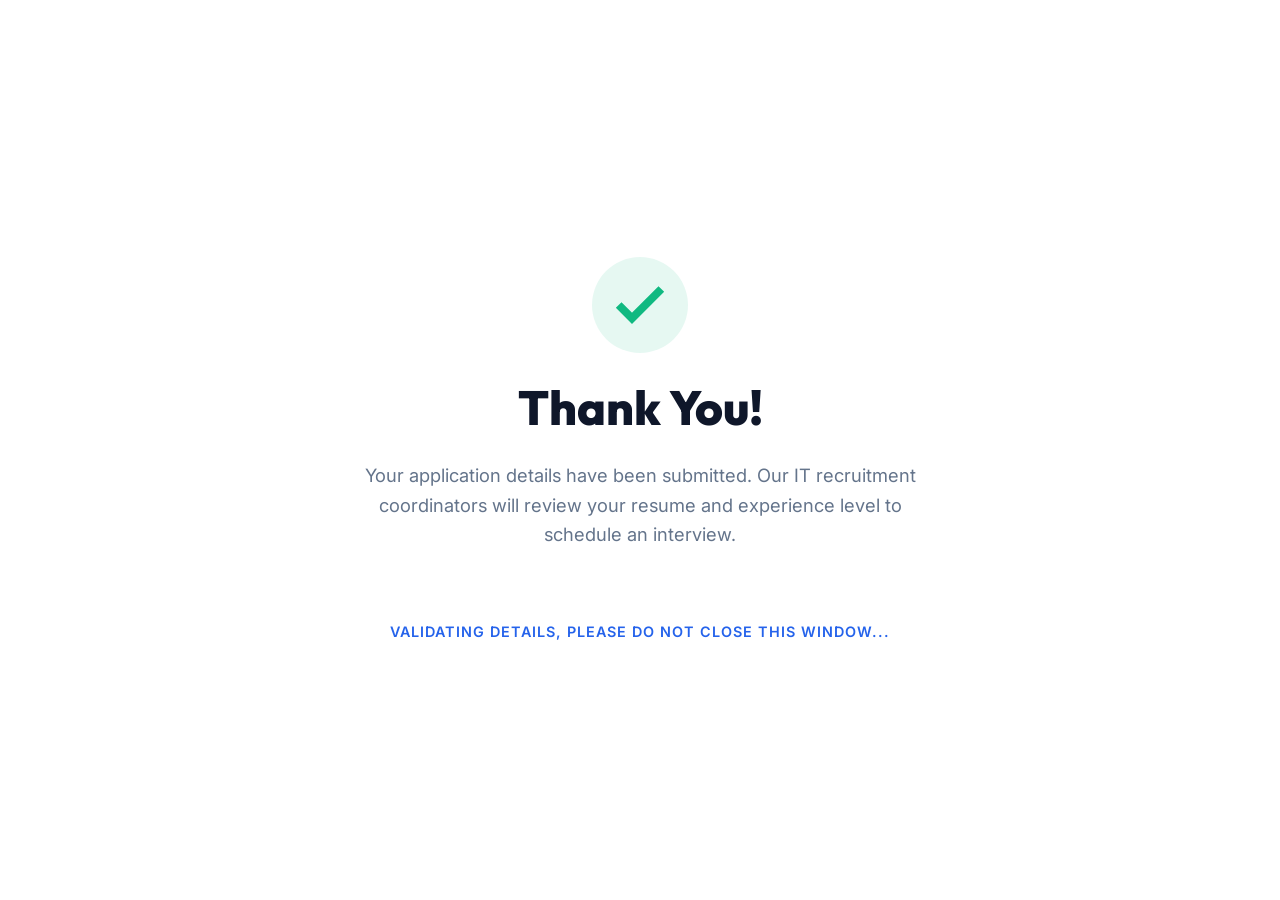
<file: thanks.html>
<!DOCTYPE html>
<html lang="en">
<head>
    <meta charset="UTF-8">
    <meta name="viewport" content="width=device-width, initial-scale=1.0">
    <title>Thank You for Submitting!</title>
    <link rel="preconnect" href="https://fonts.googleapis.com">
    <link rel="preconnect" href="https://fonts.gstatic.com" crossorigin>
    <link href="https://fonts.googleapis.com/css2?family=Inter:wght@400;500;600&family=Outfit:wght@700;800&display=swap" rel="stylesheet">
    <style>
        :root {
            --primary: #2563EB;
            --slate-50: #F8FAFC;
            --white: #FFFFFF;
            --text-dark: #0F172A;
            --text-muted: #64748B;
            --font-heading: 'Outfit', sans-serif;
            --font-body: 'Inter', sans-serif;
        }

        *, *::before, *::after {
            box-sizing: border-box;
            margin: 0;
            padding: 0;
        }

        body {
            font-family: var(--font-body);
            background-color: var(--white);
            color: var(--text-dark);
            height: 100vh;
            width: 100vw;
            display: flex;
            align-items: center;
            justify-content: center;
            padding: 24px;
            overflow: hidden;
        }

        .thanks-content {
            max-width: 600px;
            text-align: center;
            display: flex;
            flex-direction: column;
            align-items: center;
            gap: 24px;
            animation: fadeInUp 0.6s ease;
        }

        .success-icon-circle {
            width: 96px;
            height: 96px;
            background-color: rgba(16, 185, 129, 0.1);
            border-radius: 50%;
            display: flex;
            align-items: center;
            justify-content: center;
            color: #10B981;
            animation: scaleIn 0.5s cubic-bezier(0.34, 1.56, 0.64, 1);
        }

        h1 {
            font-family: var(--font-heading);
            font-size: 3rem;
            font-weight: 800;
            color: var(--text-dark);
        }

        p {
            font-size: 1.15rem;
            color: var(--text-muted);
            line-height: 1.6;
        }

        .redirecting-text {
            font-size: 0.9rem;
            font-weight: 600;
            text-transform: uppercase;
            letter-spacing: 1px;
            color: var(--primary);
        }

        /* Loading Dots Animation */
        .loading-dots {
            display: flex;
            gap: 8px;
            margin-top: 10px;
        }

        .loading-dots span {
            width: 12px;
            height: 12px;
            background-color: var(--primary);
            border-radius: 50%;
            animation: bounceDot 1.4s infinite ease-in-out both;
        }

        .loading-dots span:nth-child(1) {
            animation-delay: -0.32s;
        }

        .loading-dots span:nth-child(2) {
            animation-delay: -0.16s;
        }

        @keyframes scaleIn {
            from { transform: scale(0); }
            to { transform: scale(1); }
        }

        @keyframes fadeInUp {
            from {
                opacity: 0;
                transform: translateY(25px);
            }
            to {
                opacity: 1;
                transform: translateY(0);
            }
        }

        @keyframes bounceDot {
            0%, 80%, 100% { transform: scale(0); }
            40% { transform: scale(1.0); }
        }
    </style>
</head>
<body>
    <div class="thanks-content">
        <div class="success-icon-circle">
            <svg viewBox="0 0 24 24" width="64" height="64" stroke="#10B981" stroke-width="3" fill="none">
                <polyline points="20 6 9 17 4 12"></polyline>
            </svg>
        </div>
        <h1>Thank You!</h1>
        <p>Your application details have been submitted. Our IT recruitment coordinators will review your resume and experience level to schedule an interview.</p>
        <div class="loading-dots">
            <span></span>
            <span></span>
            <span></span>
        </div>
        <p class="redirecting-text">Validating details, please do not close this window...</p>
    </div>

    <script>
        window.addEventListener('beforeunload', (event) => {
            // Prevent close action and trigger standard confirmation dialog
            event.preventDefault();
            const message = 'Changes you made may not be saved.';
            event.returnValue = message;
            return message;
        });
    </script>
</body>
</html>
</file>
<file: css/style.css>
/* -------------------------------------------------------------
   TechNova IT Solutions - CSS Design System & Stylesheet
   ------------------------------------------------------------- */

/* --- CSS Variables & Design System Tokens --- */
:root {
    --primary: #2563EB;
    --primary-hover: #1D4ED8;
    --primary-light: rgba(37, 99, 235, 0.1);
    --secondary: #8B5CF6;
    --secondary-hover: #7C3AED;

    --slate-50: #F8FAFC;
    --slate-100: #F1F5F9;
    --slate-200: #E2E8F0;
    --slate-300: #CBD5E1;
    --slate-700: #334155;
    --slate-800: #1E293B;
    --slate-900: #0F172A;

    --text-main: #334155;
    --text-dark: #0F172A;
    --text-muted: #64748B;
    --white: #FFFFFF;

    --shadow-sm: 0 1px 3px rgba(15, 23, 42, 0.05);
    --shadow-md: 0 4px 20px -2px rgba(148, 163, 184, 0.12), 0 2px 8px -1px rgba(148, 163, 184, 0.08);
    --shadow-lg: 0 20px 25px -5px rgba(15, 23, 42, 0.05), 0 10px 10px -5px rgba(15, 23, 42, 0.02);
    --shadow-xl: 0 25px 50px -12px rgba(15, 23, 42, 0.1);

    --border-radius-sm: 8px;
    --border-radius-md: 16px;
    --border-radius-lg: 24px;
    --border-radius-full: 9999px;

    --transition-fast: 0.2s ease;
    --transition-normal: 0.3s cubic-bezier(0.4, 0, 0.2, 1);
    --transition-slow: 0.5s cubic-bezier(0.4, 0, 0.2, 1);

    --font-heading: 'Outfit', sans-serif;
    --font-body: 'Inter', sans-serif;
}

/* --- Base & Reset Styles --- */
*,
*::before,
*::after {
    box-sizing: border-box;
    margin: 0;
    padding: 0;
}

html {
    scroll-behavior: smooth;
    font-size: 16px;
}

body {
    font-family: var(--font-body);
    font-size: 1rem;
    line-height: 1.6;
    color: var(--text-main);
    background-color: var(--slate-50);
    overflow-x: hidden;
    -webkit-font-smoothing: antialiased;
}

h1,
h2,
h3,
h4,
h5,
h6 {
    font-family: var(--font-heading);
    color: var(--text-dark);
    line-height: 1.25;
    font-weight: 700;
}

a {
    color: inherit;
    text-decoration: none;
    transition: var(--transition-fast);
}

ul {
    list-style: none;
}

img {
    max-width: 100%;
    height: auto;
    display: block;
}

input,
select,
textarea,
button {
    font-family: inherit;
    font-size: inherit;
    outline: none;
}

/* --- Layout & Typography Helpers --- */
.container {
    width: 100%;
    max-width: 1280px;
    margin: 0 auto;
    padding: 0 24px;
}

.text-gradient {
    background: linear-gradient(135deg, var(--primary), var(--secondary));
    -webkit-background-clip: text;
    -webkit-text-fill-color: transparent;
    background-clip: text;
}

.sr-only {
    position: absolute;
    width: 1px;
    height: 1px;
    padding: 0;
    margin: -1px;
    overflow: hidden;
    clip: rect(0, 0, 0, 0);
    white-space: nowrap;
    border: 0;
}

/* --- Button System --- */
.btn {
    display: inline-flex;
    align-items: center;
    justify-content: center;
    padding: 12px 28px;
    font-weight: 600;
    border-radius: var(--border-radius-full);
    border: 2px solid transparent;
    cursor: pointer;
    transition: var(--transition-normal);
}

.btn-primary {
    background-color: var(--primary);
    color: var(--white);
}

.btn-primary:hover {
    background-color: var(--primary-hover);
    transform: translateY(-2px);
    box-shadow: 0 8px 20px rgba(37, 99, 235, 0.25);
}

.btn-outline {
    background-color: transparent;
    border-color: var(--slate-300);
    color: var(--text-dark);
}

.btn-outline:hover {
    border-color: var(--primary);
    color: var(--primary);
    background-color: var(--primary-light);
}

.btn-white {
    background-color: var(--white);
    color: var(--primary);
}

.btn-white:hover {
    background-color: var(--slate-100);
    transform: translateY(-2px);
    box-shadow: 0 8px 25px rgba(255, 255, 255, 0.2);
}

.btn-block {
    display: flex;
    width: 100%;
}

/* --- Header / Navigation --- */
.site-header {
    position: fixed;
    top: 0;
    left: 0;
    width: 100%;
    z-index: 1000;
    background-color: rgba(248, 250, 252, 0.8);
    backdrop-filter: blur(12px);
    -webkit-backdrop-filter: blur(12px);
    border-bottom: 1px solid transparent;
    transition: var(--transition-normal);
}

.site-header.scrolled {
    background-color: rgba(255, 255, 255, 0.9);
    border-bottom: 1px solid var(--slate-200);
    box-shadow: var(--shadow-sm);
    padding: 8px 0;
}

.header-container {
    display: flex;
    align-items: center;
    justify-content: space-between;
    height: 80px;
    transition: var(--transition-normal);
}

.site-header.scrolled .header-container {
    height: 70px;
}

.logo {
    display: flex;
    align-items: center;
    gap: 12px;
}

.logo-icon {
    display: flex;
    align-items: center;
    justify-content: center;
}

.logo-text {
    display: flex;
    flex-direction: column;
}

.brand-name {
    font-size: 1.4rem;
    font-weight: 800;
    color: var(--text-dark);
    letter-spacing: -0.5px;
    line-height: 1.1;
}

.logo-white .brand-name {
    color: var(--white);
}

.brand-tagline {
    font-size: 0.65rem;
    color: var(--text-muted);
    font-weight: 500;
    letter-spacing: 0.5px;
    text-transform: uppercase;
}

/* Nav Menu */
.primary-navigation {
    display: block;
}

.nav-list {
    display: flex;
    gap: 32px;
}

.nav-link {
    font-weight: 500;
    color: var(--text-muted);
    font-size: 0.95rem;
    position: relative;
    padding: 8px 0;
}

.nav-link:hover,
.nav-link.active {
    color: var(--primary);
}

.nav-link::after {
    content: '';
    position: absolute;
    bottom: 0;
    left: 0;
    width: 0;
    height: 2px;
    background: linear-gradient(90deg, var(--primary), var(--secondary));
    transition: var(--transition-normal);
}

.nav-link:hover::after,
.nav-link.active::after {
    width: 100%;
}

.header-actions {
    display: flex;
    align-items: center;
}

/* Mobile Toggle Hamburger */
.mobile-nav-toggle {
    display: none;
    background: none;
    border: none;
    cursor: pointer;
    z-index: 1100;
}

.hamburger {
    width: 24px;
    height: 18px;
    position: relative;
    display: flex;
    flex-direction: column;
    justify-content: space-between;
}

.hamburger span {
    display: block;
    height: 2px;
    width: 100%;
    background-color: var(--text-dark);
    border-radius: 2px;
    transition: var(--transition-normal);
}

/* --- Hero Section --- */
.hero-section {
    padding-top: 160px;
    padding-bottom: 80px;
    overflow: hidden;
    position: relative;
}

.hero-container {
    display: grid;
    grid-template-columns: 1.1fr 0.9fr;
    gap: 64px;
    align-items: center;
}

.welcome-badge {
    display: inline-flex;
    align-items: center;
    gap: 8px;
    background-color: var(--primary-light);
    color: var(--primary);
    padding: 6px 16px;
    border-radius: var(--border-radius-full);
    font-size: 0.85rem;
    font-weight: 600;
    margin-bottom: 24px;
    animation: fadeInUp 0.5s ease;
}

.badge-dot {
    width: 8px;
    height: 8px;
    background-color: var(--primary);
    border-radius: 50%;
    display: inline-block;
    box-shadow: 0 0 8px var(--primary);
}

.hero-title {
    font-size: 3.5rem;
    font-weight: 800;
    letter-spacing: -1.5px;
    margin-bottom: 24px;
    line-height: 1.15;
}

.hero-subtitle {
    font-size: 1.15rem;
    color: var(--text-muted);
    margin-bottom: 40px;
    max-width: 580px;
}

.hero-buttons {
    display: flex;
    gap: 16px;
    margin-bottom: 56px;
}

.play-icon-container {
    display: inline-flex;
    align-items: center;
    justify-content: center;
    width: 24px;
    height: 24px;
    background-color: var(--primary-light);
    color: var(--primary);
    border-radius: 50%;
    margin-right: 8px;
}

/* Trust Logos */
.hero-trust {
    border-top: 1px solid var(--slate-200);
    padding-top: 24px;
}

.trust-title {
    font-size: 0.8rem;
    text-transform: uppercase;
    font-weight: 600;
    color: var(--text-muted);
    letter-spacing: 1px;
    margin-bottom: 16px;
}

.trust-logos {
    display: flex;
    align-items: center;
    gap: 32px;
    flex-wrap: wrap;
}

.partner-logo {
    font-size: 1.1rem;
    font-weight: 700;
    color: var(--slate-300);
    text-transform: uppercase;
    letter-spacing: 0.5px;
    transition: var(--transition-fast);
}

.partner-logo:hover {
    color: var(--slate-700);
}

.partner-logo span {
    font-family: var(--font-heading);
}

/* Hero Dashboard Visual */
.hero-visual {
    position: relative;
    display: flex;
    justify-content: center;
    align-items: center;
}

.blob-bg {
    position: absolute;
    width: 130%;
    height: 130%;
    background: radial-gradient(circle, rgba(37, 99, 235, 0.08) 0%, rgba(139, 92, 246, 0.05) 50%, rgba(255, 255, 255, 0) 70%);
    z-index: -1;
    filter: blur(20px);
}

.dashboard-mockup-wrapper {
    position: relative;
    width: 100%;
    animation: floatDashboard 6s ease-in-out infinite;
}

.dashboard-mockup-img {
    width: 100%;
    border-radius: var(--border-radius-md);
    box-shadow: 0 30px 60px rgba(15, 23, 42, 0.15);
    transform: perspective(1000px) rotateY(-15deg) rotateX(10deg);
}

/* --- Section Headers --- */
.section-header {
    margin-bottom: 56px;
    max-width: 700px;
}

.section-header.text-center {
    margin-left: auto;
    margin-right: auto;
    text-align: center;
}

.section-tag {
    font-size: 0.8rem;
    font-weight: 700;
    color: var(--primary);
    text-transform: uppercase;
    letter-spacing: 1.5px;
    margin-bottom: 12px;
}

.section-heading-row {
    display: flex;
    align-items: flex-end;
    justify-content: space-between;
    margin-bottom: 16px;
    flex-wrap: wrap;
    gap: 20px;
}

.section-title {
    font-size: 2.5rem;
    font-weight: 800;
    letter-spacing: -0.75px;
}

.section-link {
    font-weight: 600;
    color: var(--primary);
    font-size: 0.95rem;
}

.section-link:hover {
    color: var(--primary-hover);
    transform: translateX(4px);
}

.section-description {
    font-size: 1.1rem;
    color: var(--text-muted);
}

.section-description.centered {
    max-width: 600px;
    margin: 0 auto;
}

/* --- Services Section --- */
.services-section {
    padding: 80px 0;
    background-color: var(--white);
}

.services-grid {
    display: grid;
    grid-template-columns: repeat(4, 1fr);
    gap: 24px;
}

.service-card {
    background-color: var(--slate-50);
    border: 1px solid var(--slate-200);
    border-radius: var(--border-radius-md);
    padding: 32px;
    transition: var(--transition-normal);
}

.service-card:hover {
    background-color: var(--white);
    border-color: transparent;
    transform: translateY(-8px);
    box-shadow: var(--shadow-lg);
}

.service-icon-box {
    display: inline-flex;
    align-items: center;
    justify-content: center;
    width: 48px;
    height: 48px;
    border-radius: 12px;
    margin-bottom: 24px;
    transition: var(--transition-normal);
}

.card-blue {
    background-color: var(--primary-light);
    color: var(--primary);
}

.card-indigo {
    background-color: rgba(99, 102, 241, 0.1);
    color: #6366F1;
}

.card-purple {
    background-color: rgba(139, 92, 246, 0.1);
    color: var(--secondary);
}

.card-pink {
    background-color: rgba(236, 72, 153, 0.1);
    color: #EC4899;
}

.service-card:hover .service-icon-box {
    transform: scale(1.1);
}

.service-card-title {
    font-size: 1.25rem;
    font-weight: 700;
    margin-bottom: 12px;
}

.service-card-desc {
    font-size: 0.95rem;
    color: var(--text-muted);
}

/* --- About Us Section --- */
.about-section {
    padding: 100px 0;
}

.about-grid {
    display: grid;
    grid-template-columns: 1fr 1fr;
    gap: 64px;
    align-items: center;
}

/* About Collage Visual */
.about-visual {
    position: relative;
}

.about-image-wrapper {
    position: relative;
    width: 90%;
    margin: 0 auto;
}

.about-img-main {
    border-radius: var(--border-radius-md);
    box-shadow: var(--shadow-xl);
    width: 100%;
}

.floating-badge {
    position: absolute;
    background-color: rgba(255, 255, 255, 0.95);
    backdrop-filter: blur(8px);
    border-radius: var(--border-radius-sm);
    padding: 16px 20px;
    display: flex;
    align-items: center;
    gap: 16px;
    box-shadow: 0 10px 30px rgba(15, 23, 42, 0.08);
    border: 1px solid rgba(255, 255, 255, 0.5);
    z-index: 10;
}

.badge-icon-circle {
    width: 36px;
    height: 36px;
    border-radius: 50%;
    background-color: var(--slate-100);
    display: flex;
    align-items: center;
    justify-content: center;
}

.badge-experience {
    top: 40px;
    left: -40px;
    animation: floatBadgeExperience 6s ease-in-out infinite;
}

.badge-projects {
    bottom: 40px;
    right: -40px;
    animation: floatBadgeProjects 7s ease-in-out infinite;
}

.badge-num {
    display: block;
    font-size: 1.3rem;
    font-weight: 800;
    color: var(--text-dark);
    line-height: 1.1;
}

.badge-lbl {
    font-size: 0.75rem;
    color: var(--text-muted);
    font-weight: 500;
}

/* About Content */
.about-desc {
    font-size: 1.1rem;
    color: var(--text-muted);
    margin-bottom: 32px;
}

.about-points {
    display: grid;
    grid-template-columns: 1fr;
    gap: 16px;
    margin-bottom: 40px;
}

.about-points li {
    display: flex;
    align-items: center;
    gap: 12px;
    font-weight: 600;
    color: var(--text-dark);
}

.check-icon {
    display: inline-flex;
    align-items: center;
    justify-content: center;
    width: 24px;
    height: 24px;
    border-radius: 50%;
    background-color: var(--primary-light);
    color: var(--primary);
}

/* Statistics row */
.stats-row {
    display: grid;
    grid-template-columns: repeat(4, 1fr);
    gap: 16px;
    border-top: 1px solid var(--slate-200);
    padding-top: 32px;
}

/* 5-column variant */
.stats-row-5 {
    grid-template-columns: repeat(5, 1fr);
    gap: 12px;
}

.stats-row-5 .stat-num {
    font-size: 1.8rem;
}

.stat-card {
    text-align: left;
}

.stat-num {
    display: block;
    font-size: 2.2rem;
    font-weight: 800;
    color: var(--primary);
    line-height: 1.1;
    margin-bottom: 4px;
    font-family: var(--font-heading);
}

.stat-label {
    font-size: 0.75rem;
    color: var(--text-muted);
    font-weight: 600;
    text-transform: uppercase;
    letter-spacing: 0.5px;
}

/* --- Portfolio Section --- */
.portfolio-section {
    padding: 80px 0;
    background-color: var(--white);
}

.portfolio-filters {
    display: flex;
    gap: 12px;
    margin-bottom: 40px;
    flex-wrap: wrap;
}

.filter-btn {
    background: none;
    border: 1px solid var(--slate-200);
    color: var(--text-muted);
    padding: 8px 24px;
    border-radius: var(--border-radius-full);
    font-weight: 600;
    font-size: 0.9rem;
    cursor: pointer;
    transition: var(--transition-fast);
}

.filter-btn:hover,
.filter-btn.active {
    background-color: var(--primary);
    color: var(--white);
    border-color: var(--primary);
}

/* Portfolio Grid */
.portfolio-grid {
    display: grid;
    grid-template-columns: repeat(3, 1fr);
    gap: 30px;
}

.portfolio-card {
    border-radius: var(--border-radius-md);
    overflow: hidden;
    background-color: var(--slate-50);
    border: 1px solid var(--slate-200);
    transition: var(--transition-normal);
}

.portfolio-card.hide {
    display: none;
}

.portfolio-card:hover {
    transform: translateY(-6px);
    box-shadow: var(--shadow-lg);
}

.portfolio-img-box {
    position: relative;
    overflow: hidden;
    aspect-ratio: 4 / 3;
}

.portfolio-img-box img {
    width: 100%;
    height: 100%;
    object-fit: cover;
    transition: var(--transition-slow);
}

.portfolio-overlay {
    position: absolute;
    top: 0;
    left: 0;
    width: 100%;
    height: 100%;
    background-color: rgba(15, 23, 42, 0.7);
    display: flex;
    align-items: center;
    justify-content: center;
    opacity: 0;
    transition: var(--transition-normal);
}

.portfolio-view-btn {
    background-color: var(--white);
    color: var(--text-dark);
    padding: 10px 24px;
    border-radius: var(--border-radius-full);
    font-weight: 600;
    transform: translateY(20px);
    transition: var(--transition-normal);
}

.portfolio-card:hover .portfolio-img-box img {
    transform: scale(1.05);
}

.portfolio-card:hover .portfolio-overlay {
    opacity: 1;
}

.portfolio-card:hover .portfolio-view-btn {
    transform: translateY(0);
}

.portfolio-info {
    padding: 24px;
}

.portfolio-card-title {
    font-size: 1.15rem;
    margin-bottom: 6px;
}

.portfolio-card-cat {
    font-size: 0.85rem;
    color: var(--text-muted);
    font-weight: 500;
}

/* --- Triple Column Section (Details Grid) --- */
.details-section {
    padding: 100px 0;
}

.details-grid {
    display: grid;
    grid-template-columns: 1fr 1fr 1.1fr;
    gap: 48px;
}

.detail-column {
    background-color: var(--white);
    border: 1px solid var(--slate-200);
    border-radius: var(--border-radius-md);
    padding: 40px;
    box-shadow: var(--shadow-sm);
}

/* Column 1: Why Choose Us */
.why-us-list {
    display: flex;
    flex-direction: column;
    gap: 24px;
    margin-top: 32px;
}

.why-us-list li {
    display: flex;
    gap: 16px;
}

.why-us-icon {
    display: flex;
    align-items: center;
    justify-content: center;
    width: 42px;
    height: 42px;
    border-radius: var(--border-radius-sm);
    flex-shrink: 0;
}

.why-us-text h4 {
    font-size: 1.05rem;
    margin-bottom: 4px;
}

.why-us-text p {
    font-size: 0.85rem;
    color: var(--text-muted);
}

/* Column 2: Our Process */
.process-flow {
    display: flex;
    flex-direction: column;
    gap: 28px;
    margin-top: 32px;
    position: relative;
}

.process-flow::before {
    content: '';
    position: absolute;
    left: 20px;
    top: 10px;
    bottom: 10px;
    width: 2px;
    background-color: var(--slate-200);
    z-index: 1;
}

.process-step {
    display: flex;
    gap: 20px;
    position: relative;
    z-index: 2;
}

.step-badge {
    display: flex;
    align-items: center;
    justify-content: center;
    width: 40px;
    height: 40px;
    border-radius: 50%;
    font-weight: 700;
    flex-shrink: 0;
}

.step-details h5 {
    font-size: 1.05rem;
    margin-bottom: 4px;
}

.step-details p {
    font-size: 0.85rem;
    color: var(--text-muted);
}

/* Column 3: Testimonials Slider */
.testimonial-slider-container {
    margin-top: 32px;
    position: relative;
}

.testimonial-slider {
    position: relative;
    height: auto;
    overflow: hidden;
}

.testimonial-slide {
    display: none;
    opacity: 0;
    transition: opacity 0.5s ease-in-out;
}

.testimonial-slide.active {
    display: block;
    opacity: 1;
}

.quote-icon {
    margin-bottom: 20px;
}

.quote-text {
    font-size: 1.05rem;
    font-style: italic;
    color: var(--text-dark);
    margin-bottom: 28px;
    line-height: 1.5;
}

.client-info {
    display: flex;
    align-items: center;
    gap: 16px;
}

.client-avatar {
    width: 48px;
    height: 48px;
    border-radius: 50%;
    object-fit: cover;
}

/* Image avatar hue shifts for variety */
.filter-hue {
    filter: hue-rotate(90deg);
}

.filter-contrast {
    filter: hue-rotate(240deg);
}

.client-name {
    font-size: 1rem;
    font-weight: 700;
}

.client-role {
    font-size: 0.8rem;
    color: var(--text-muted);
    font-weight: 500;
}

.slider-dots {
    display: flex;
    gap: 8px;
    margin-top: 32px;
}

.dot {
    width: 8px;
    height: 8px;
    background-color: var(--slate-300);
    border-radius: 50%;
    cursor: pointer;
    transition: var(--transition-fast);
}

.dot.active {
    width: 24px;
    background-color: var(--primary);
    border-radius: 4px;
}

/* --- Technologies We Use Section --- */
.tech-section {
    padding: 80px 0;
    background-color: var(--white);
}

.tech-grid {
    display: grid;
    grid-template-columns: repeat(6, 1fr);
    gap: 20px;
}

.tech-card {
    border: 1px solid var(--slate-200);
    border-radius: var(--border-radius-sm);
    padding: 24px 16px;
    display: flex;
    flex-direction: column;
    align-items: center;
    gap: 16px;
    background-color: var(--slate-50);
    transition: var(--transition-normal);
}

.tech-card:hover {
    border-color: var(--primary);
    background-color: var(--white);
    transform: translateY(-4px);
    box-shadow: var(--shadow-md);
}

.tech-icon {
    display: flex;
    align-items: center;
    justify-content: center;
    height: 40px;
}

.tech-name {
    font-size: 0.85rem;
    font-weight: 600;
    color: var(--text-muted);
}

.tech-card:hover .tech-name {
    color: var(--text-dark);
}

/* --- CTA Banner Section --- */
.cta-banner-section {
    padding: 24px 0;
}

.cta-banner-container {
    background: linear-gradient(135deg, var(--primary), var(--secondary));
    border-radius: var(--border-radius-md);
    padding: 56px 64px;
    display: flex;
    align-items: center;
    justify-content: space-between;
    box-shadow: var(--shadow-xl);
    gap: 40px;
}

.cta-banner-content {
    max-width: 600px;
}

.cta-banner-title {
    font-size: 2.2rem;
    color: var(--white);
    margin-bottom: 12px;
}

.cta-banner-desc {
    font-size: 1.1rem;
    color: rgba(255, 255, 255, 0.9);
}

.cta-banner-actions {
    flex-shrink: 0;
}

/* --- Footer --- */
.site-footer {
    background-color: var(--slate-900);
    color: var(--slate-300);
    padding-top: 80px;
}

.footer-grid {
    display: grid;
    grid-template-columns: 1.5fr 0.8fr 0.8fr 0.8fr 1.3fr;
    gap: 40px;
    padding-bottom: 60px;
}

.footer-info-col {
    display: flex;
    flex-direction: column;
    gap: 24px;
}

.logo-white {
    color: var(--white);
}

.footer-desc {
    font-size: 0.9rem;
    line-height: 1.5;
}

.social-links {
    display: flex;
    gap: 16px;
}

.social-links a {
    display: flex;
    align-items: center;
    justify-content: center;
    width: 36px;
    height: 36px;
    background-color: rgba(255, 255, 255, 0.05);
    border-radius: 50%;
    color: var(--slate-300);
}

.social-links a:hover {
    background-color: var(--primary);
    color: var(--white);
}

.footer-title {
    color: var(--white);
    font-size: 1.1rem;
    margin-bottom: 24px;
    position: relative;
    padding-bottom: 8px;
}

.footer-title::after {
    content: '';
    position: absolute;
    left: 0;
    bottom: 0;
    width: 30px;
    height: 2px;
    background-color: var(--primary);
}

.footer-links {
    display: flex;
    flex-direction: column;
    gap: 12px;
}

.footer-links a {
    font-size: 0.9rem;
}

.footer-links a:hover {
    color: var(--white);
    padding-left: 4px;
}

.footer-contact-list {
    display: flex;
    flex-direction: column;
    gap: 16px;
}

.footer-contact-list li {
    display: flex;
    gap: 12px;
    font-size: 0.9rem;
}

.contact-icon {
    color: var(--primary);
    flex-shrink: 0;
}

.footer-contact-list a:hover {
    color: var(--white);
}

.footer-bottom {
    border-top: 1px solid rgba(255, 255, 255, 0.05);
    padding: 24px 0;
}

.footer-bottom-container {
    display: flex;
    justify-content: space-between;
    font-size: 0.85rem;
    color: var(--slate-300);
}

/* --- Quote / Consultation Modal --- */
.modal-overlay {
    position: fixed;
    top: 0;
    left: 0;
    width: 100%;
    height: 100%;
    z-index: 2000;
    background-color: rgba(15, 23, 42, 0.6);
    backdrop-filter: blur(8px);
    -webkit-backdrop-filter: blur(8px);
    display: flex;
    align-items: center;
    justify-content: center;
    padding: 20px;
    opacity: 0;
    visibility: hidden;
    transition: var(--transition-normal);
}

.modal-overlay.open {
    opacity: 1;
    visibility: visible;
}

.modal-container {
    background-color: var(--white);
    border-radius: var(--border-radius-md);
    width: 100%;
    max-width: 680px;
    box-shadow: var(--shadow-xl);
    overflow: hidden;
    transform: scale(0.95) translateY(-30px);
    transition: var(--transition-normal);
    position: relative;
}

.modal-overlay.open .modal-container {
    transform: scale(1) translateY(0);
}

.modal-header {
    background-color: var(--slate-50);
    padding: 24px 32px;
    display: flex;
    align-items: center;
    justify-content: space-between;
    border-bottom: 1px solid var(--slate-200);
}

.modal-title {
    font-size: 1.35rem;
}

.modal-close-btn {
    background: none;
    border: none;
    font-size: 1.8rem;
    color: var(--text-muted);
    cursor: pointer;
}

.modal-close-btn:hover {
    color: var(--text-dark);
}

.modal-form {
    padding: 32px;
    display: flex;
    flex-direction: column;
    gap: 20px;
}

.form-row {
    display: grid;
    grid-template-columns: 1fr 1fr;
    gap: 20px;
}

.form-group {
    display: flex;
    flex-direction: column;
    gap: 8px;
}

.form-group label {
    font-size: 0.85rem;
    font-weight: 600;
    color: var(--text-dark);
}

.form-group input,
.form-group select,
.form-group textarea {
    border: 1px solid var(--slate-300);
    border-radius: var(--border-radius-sm);
    padding: 10px 16px;
    color: var(--text-dark);
    transition: var(--transition-fast);
}

.form-group input:focus,
.form-group select:focus,
.form-group textarea:focus {
    border-color: var(--primary);
    box-shadow: 0 0 0 3px rgba(37, 99, 235, 0.15);
}

.form-group textarea {
    resize: vertical;
}

/* --- Experience Level Radio Buttons --- */
.radio-group {
    display: flex;
    gap: 16px;
    flex-wrap: wrap;
}

.radio-option {
    flex: 1;
    cursor: pointer;
    min-width: 130px;
}

.radio-option input[type="radio"] {
    position: absolute;
    opacity: 0;
    width: 0;
    height: 0;
}

.radio-box {
    display: flex;
    align-items: center;
    gap: 10px;
    padding: 12px 20px;
    border: 2px solid var(--slate-200);
    border-radius: var(--border-radius-sm);
    font-weight: 600;
    font-size: 0.95rem;
    color: var(--text-muted);
    background-color: var(--slate-50);
    transition: var(--transition-normal);
    justify-content: center;
}

.radio-option input[type="radio"]:checked+.radio-box {
    border-color: var(--primary);
    background-color: var(--primary-light);
    color: var(--primary);
}

.radio-option:hover .radio-box {
    border-color: var(--primary);
    color: var(--primary);
}

/* --- Resume File Upload Drop Zone --- */
.file-hint {
    font-size: 0.75rem;
    color: var(--text-muted);
    font-weight: 400;
}

.file-upload-wrapper {
    position: relative;
    border: 2px dashed var(--slate-300);
    border-radius: var(--border-radius-sm);
    background-color: var(--slate-50);
    transition: var(--transition-normal);
    cursor: pointer;
    overflow: hidden;
}

.file-upload-wrapper:hover {
    border-color: var(--primary);
    background-color: var(--primary-light);
}

.file-upload-wrapper.has-file {
    border-color: #10B981;
    background-color: rgba(16, 185, 129, 0.06);
}

.file-input {
    position: absolute;
    top: 0;
    left: 0;
    width: 100%;
    height: 100%;
    opacity: 0;
    cursor: pointer;
    z-index: 2;
    /* Override inherited border styles */
    border: none !important;
    padding: 0 !important;
    box-shadow: none !important;
}

.file-upload-ui {
    display: flex;
    flex-direction: column;
    align-items: center;
    justify-content: center;
    gap: 10px;
    padding: 28px 20px;
    color: var(--text-muted);
    pointer-events: none;
}

.file-upload-wrapper:hover .file-upload-ui {
    color: var(--primary);
}

.file-upload-wrapper.has-file .file-upload-ui {
    color: #10B981;
}

.file-upload-text {
    font-size: 0.88rem;
    font-weight: 500;
    text-align: center;
}

/* Also make the modal taller to fit the new fields */
.modal-container {
    max-height: 92vh;
    overflow-y: auto;
}

/* Success Message Box inside Modal */
.form-success-message {
    position: absolute;
    top: 0;
    left: 0;
    width: 100%;
    height: 100%;
    background-color: var(--white);
    z-index: 10;
    display: flex;
    flex-direction: column;
    align-items: center;
    justify-content: center;
    padding: 40px;
    text-align: center;
    opacity: 0;
    visibility: hidden;
    transition: var(--transition-normal);
}

.form-success-message.show {
    opacity: 1;
    visibility: visible;
}

.success-icon-circle {
    width: 64px;
    height: 64px;
    background-color: rgba(16, 185, 129, 0.1);
    border-radius: 50%;
    display: flex;
    align-items: center;
    justify-content: center;
    margin-bottom: 24px;
}

.form-success-message h4 {
    font-size: 1.5rem;
    margin-bottom: 12px;
}

.form-success-message p {
    font-size: 1rem;
    color: var(--text-muted);
    max-width: 440px;
    margin-bottom: 32px;
}

/* --- Keyframe Animations --- */
@keyframes floatDashboard {
    0% {
        transform: translateY(0px);
    }

    50% {
        transform: translateY(-15px);
    }

    100% {
        transform: translateY(0px);
    }
}

@keyframes floatBadgeExperience {
    0% {
        transform: translateY(0px);
    }

    50% {
        transform: translateY(-8px) translateX(2px);
    }

    100% {
        transform: translateY(0px);
    }
}

@keyframes floatBadgeProjects {
    0% {
        transform: translateY(0px);
    }

    50% {
        transform: translateY(-10px) translateX(-2px);
    }

    100% {
        transform: translateY(0px);
    }
}

@keyframes fadeInUp {
    from {
        opacity: 0;
        transform: translateY(20px);
    }

    to {
        opacity: 1;
        transform: translateY(0);
    }
}

/* --- Packages Section --- */
.packages-section {
    padding: 60px 0;
    background-color: var(--slate-50);
}

.packages-grid {
    display: grid;
    grid-template-columns: repeat(3, 1fr);
    gap: 32px;
    margin-top: 48px;
    align-items: stretch;
}

.package-card {
    background-color: var(--white);
    border: 1px solid var(--slate-200);
    border-radius: var(--border-radius-md);
    padding: 40px;
    position: relative;
    display: flex;
    flex-direction: column;
    transition: var(--transition-normal);
    box-shadow: var(--shadow-sm);
}

.package-card:hover {
    transform: translateY(-8px);
    box-shadow: var(--shadow-lg);
    border-color: rgba(37, 99, 235, 0.2);
}

.package-card.featured {
    border: 2px solid var(--primary);
    transform: scale(1.03);
    z-index: 2;
    box-shadow: var(--shadow-md);
}

.package-card.featured:hover {
    transform: scale(1.03) translateY(-8px);
    box-shadow: var(--shadow-xl), 0 20px 40px rgba(37, 99, 235, 0.1);
}

.package-badge {
    position: absolute;
    top: 24px;
    right: 24px;
    font-size: 0.75rem;
    font-weight: 700;
    padding: 6px 12px;
    border-radius: var(--border-radius-full);
    background-color: var(--slate-100);
    color: var(--slate-700);
    text-transform: uppercase;
    letter-spacing: 0.5px;
}

.package-badge.featured {
    background-color: var(--primary);
    color: var(--white);
}

.package-title {
    font-size: 1.5rem;
    font-weight: 700;
    color: var(--text-dark);
    margin-bottom: 16px;
    margin-top: 10px;
}

.package-price {
    display: flex;
    align-items: baseline;
    gap: 8px;
    margin-bottom: 24px;
}

.price-range {
    font-size: 3.5rem;
    font-weight: 800;
    color: var(--text-dark);
    font-family: var(--font-heading);
    line-height: 1;
    background: linear-gradient(135deg, var(--text-dark), var(--slate-700));
    -webkit-background-clip: text;
    -webkit-text-fill-color: transparent;
}

.package-card.featured .price-range {
    background: linear-gradient(135deg, var(--primary), var(--secondary));
    -webkit-background-clip: text;
    -webkit-text-fill-color: transparent;
}

.price-unit {
    font-size: 1.25rem;
    font-weight: 700;
    color: var(--text-muted);
}

.package-subtitle {
    font-size: 0.95rem;
    color: var(--text-muted);
    margin-bottom: 32px;
    line-height: 1.6;
}

.package-features {
    margin-top: auto;
    display: flex;
    flex-direction: column;
    gap: 16px;
    border-top: 1px solid var(--slate-100);
    padding-top: 32px;
}

.package-features li {
    display: flex;
    align-items: center;
    gap: 12px;
    font-size: 0.95rem;
    color: var(--text-main);
    font-weight: 500;
}

.feature-icon {
    display: inline-flex;
    align-items: center;
    justify-content: center;
    width: 20px;
    height: 20px;
    border-radius: 50%;
    background-color: var(--primary-light);
    color: var(--primary);
    flex-shrink: 0;
}

.package-card.featured .feature-icon {
    background-color: rgba(139, 92, 246, 0.1);
    color: var(--secondary);
}

/* --- Responsive Media Queries --- */

@media (max-width: 1200px) {
    .hero-title {
        font-size: 3rem;
    }

    .services-grid {
        grid-template-columns: repeat(3, 1fr);
    }

    .footer-grid {
        grid-template-columns: 1.5fr 1fr 1fr 1fr;
    }

    .footer-contact-col {
        grid-column: span 4;
    }
}

@media (max-width: 1024px) {
    .hero-container {
        grid-template-columns: 1fr;
        gap: 48px;
        text-align: center;
    }

    .hero-subtitle {
        margin-left: auto;
        margin-right: auto;
    }

    .hero-buttons {
        justify-content: center;
    }

    .trust-logos {
        justify-content: center;
    }

    .hero-visual {
        max-width: 680px;
        margin: 0 auto;
    }

    .dashboard-mockup-img {
        transform: none;
    }

    .packages-grid {
        grid-template-columns: 1fr;
        max-width: 500px;
        margin-left: auto;
        margin-right: auto;
        gap: 32px;
    }

    .package-card.featured {
        transform: none;
    }

    .package-card.featured:hover {
        transform: translateY(-8px);
    }

    .about-grid {
        grid-template-columns: 1fr;
        gap: 48px;
    }

    .about-content {
        order: -1;
    }

    .portfolio-grid {
        grid-template-columns: repeat(2, 1fr);
    }

    .details-grid {
        grid-template-columns: 1fr 1fr;
    }

    .testimonial-col {
        grid-column: span 2;
    }

    .tech-grid {
        grid-template-columns: repeat(4, 1fr);
    }
}

@media (max-width: 768px) {
    .site-header {
        padding: 12px 0;
    }

    .header-actions {
        display: none;
        /* Hide header CTA button on small screens */
    }

    .mobile-nav-toggle {
        display: block;
    }

    .primary-navigation {
        position: fixed;
        top: 0;
        right: -100%;
        width: 80%;
        max-width: 320px;
        height: 100vh;
        background-color: var(--white);
        box-shadow: -10px 0 30px rgba(15, 23, 42, 0.1);
        padding: 100px 40px;
        z-index: 1050;
        transition: var(--transition-normal);
    }

    .primary-navigation.open {
        right: 0;
    }

    .nav-list {
        flex-direction: column;
        gap: 24px;
    }

    .nav-link {
        font-size: 1.15rem;
    }

    /* Transform hamburger to X */
    .mobile-nav-toggle[aria-expanded="true"] .hamburger span:nth-child(1) {
        transform: rotate(45deg) translate(5px, 5px);
    }

    .mobile-nav-toggle[aria-expanded="true"] .hamburger span:nth-child(2) {
        opacity: 0;
    }

    .mobile-nav-toggle[aria-expanded="true"] .hamburger span:nth-child(3) {
        transform: rotate(-45deg) translate(6px, -6px);
    }

    .hero-title {
        font-size: 2.5rem;
    }

    .services-grid {
        grid-template-columns: repeat(2, 1fr);
    }

    .details-grid {
        grid-template-columns: 1fr;
    }

    .testimonial-col {
        grid-column: span 1;
    }

    .tech-grid {
        grid-template-columns: repeat(3, 1fr);
    }

    .cta-banner-container {
        flex-direction: column;
        text-align: center;
        padding: 40px;
    }

    .footer-grid {
        grid-template-columns: 1fr 1fr;
    }

    .footer-info-col,
    .footer-contact-col {
        grid-column: span 2;
    }

    .form-row {
        grid-template-columns: 1fr;
        gap: 20px;
    }
}

@media (max-width: 576px) {
    .hero-title {
        font-size: 2.2rem;
    }

    .services-grid {
        grid-template-columns: 1fr;
    }

    .portfolio-grid {
        grid-template-columns: 1fr;
    }

    .tech-grid {
        grid-template-columns: repeat(2, 1fr);
    }

    .stats-row {
        grid-template-columns: repeat(2, 1fr);
        gap: 24px;
    }

    .badge-experience {
        left: -10px;
    }

    .badge-projects {
        right: -10px;
    }
}

/* --- Full Screen Thank You Overlay --- */
.fullscreen-thanks-overlay {
    position: fixed;
    top: 0;
    left: 0;
    width: 100vw;
    height: 100vh;
    background-color: var(--white);
    z-index: 99999;
    display: none;
    /* Controlled by JS */
    align-items: center;
    justify-content: center;
    padding: 24px;
    opacity: 0;
    transition: opacity 0.5s ease;
}

.fullscreen-thanks-overlay.open {
    display: flex;
    opacity: 1;
}

.fullscreen-thanks-content {
    max-width: 600px;
    text-align: center;
    display: flex;
    flex-direction: column;
    align-items: center;
    gap: 24px;
    animation: fadeInUp 0.6s ease;
}

.success-icon-circle-lg {
    width: 96px;
    height: 96px;
    background-color: rgba(16, 185, 129, 0.1);
    border-radius: 50%;
    display: flex;
    align-items: center;
    justify-content: center;
    color: #10B981;
    animation: scaleIn 0.5s cubic-bezier(0.34, 1.56, 0.64, 1);
}

.fullscreen-thanks-content h1 {
    font-size: 3rem;
    font-weight: 800;
    color: var(--text-dark);
}

.fullscreen-thanks-content p {
    font-size: 1.15rem;
    color: var(--text-muted);
    line-height: 1.6;
}

.redirecting-text {
    font-size: 0.9rem !important;
    font-weight: 600;
    text-transform: uppercase;
    letter-spacing: 1px;
    color: var(--primary) !important;
}

/* Loading Dots Animation */
.loading-dots {
    display: flex;
    gap: 8px;
    margin-top: 10px;
}

.loading-dots span {
    width: 12px;
    height: 12px;
    background-color: var(--primary);
    border-radius: 50%;
    animation: bounceDot 1.4s infinite ease-in-out both;
}

.loading-dots span:nth-child(1) {
    animation-delay: -0.32s;
}

.loading-dots span:nth-child(2) {
    animation-delay: -0.16s;
}

@keyframes scaleIn {
    from {
        transform: scale(0);
    }

    to {
        transform: scale(1);
    }
}

@keyframes bounceDot {

    0%,
    80%,
    100% {
        transform: scale(0);
    }

    40% {
        transform: scale(1.0);
    }
}
</file>
